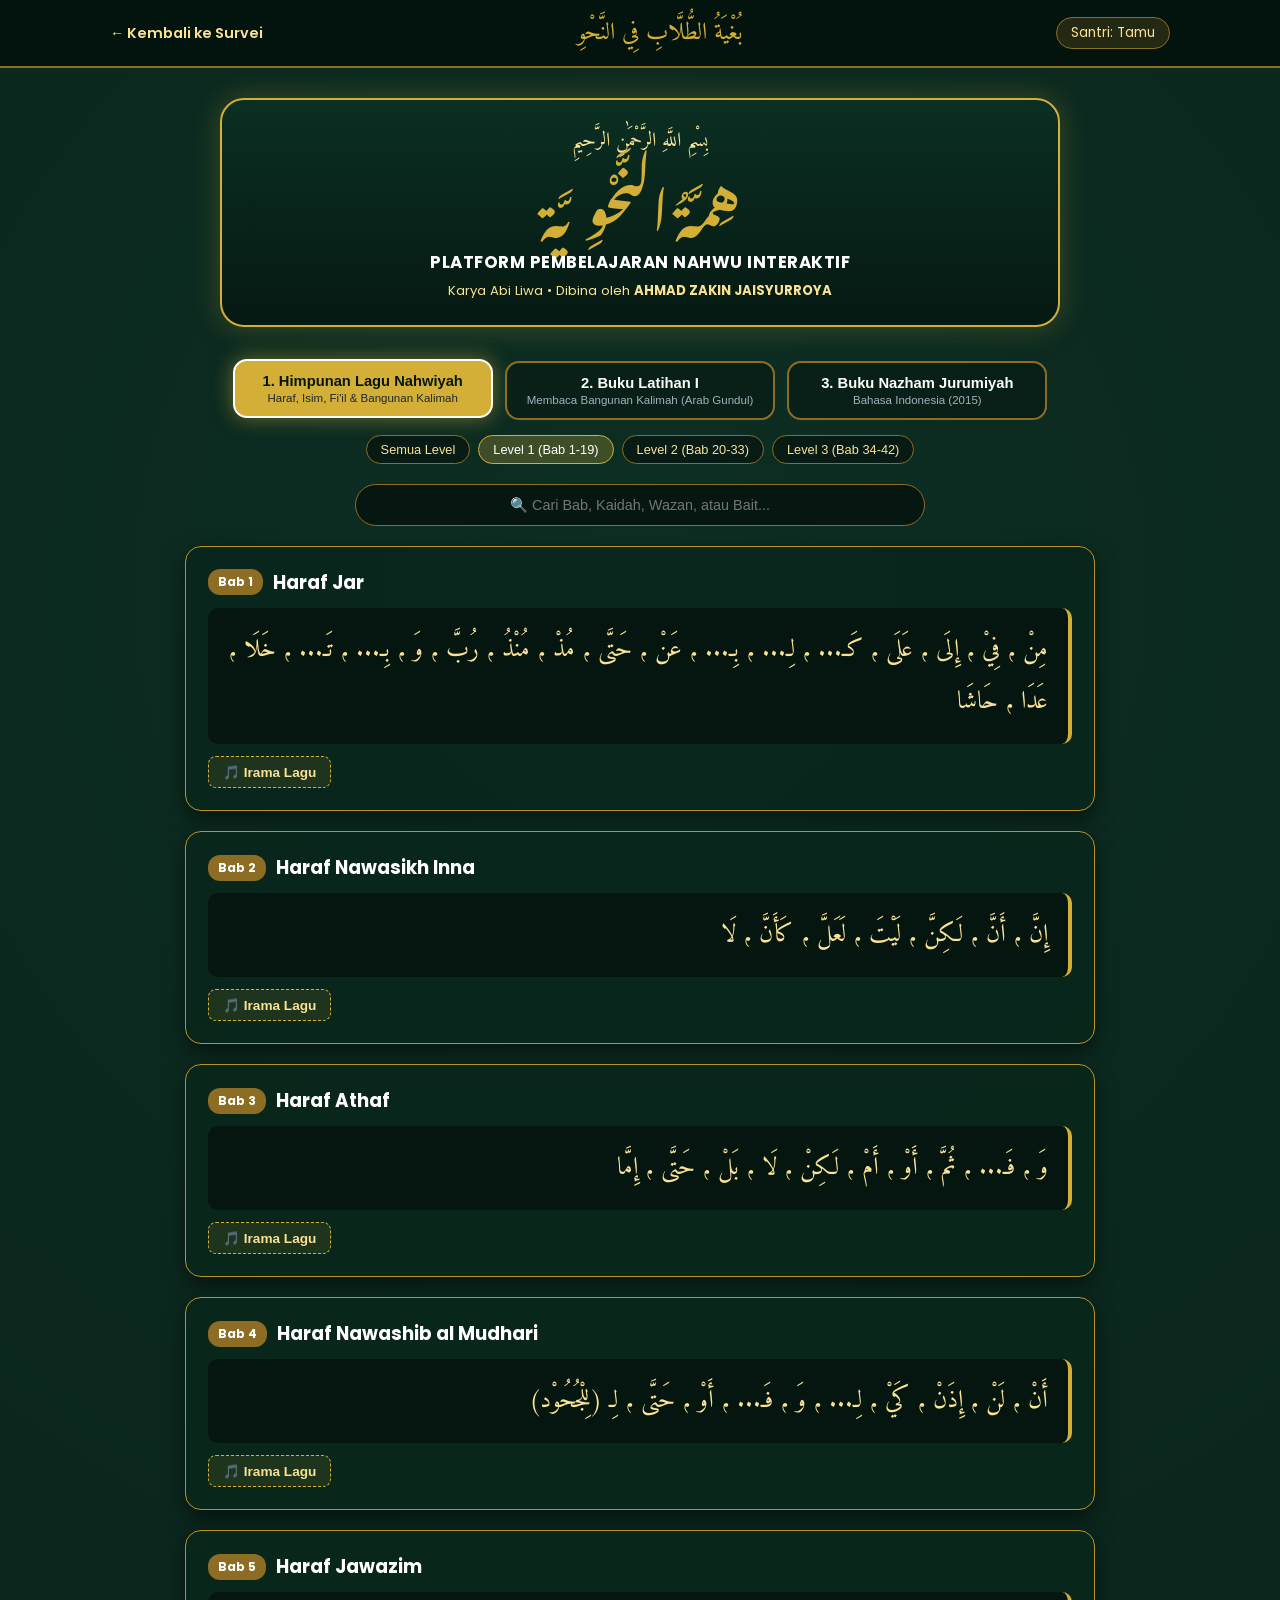
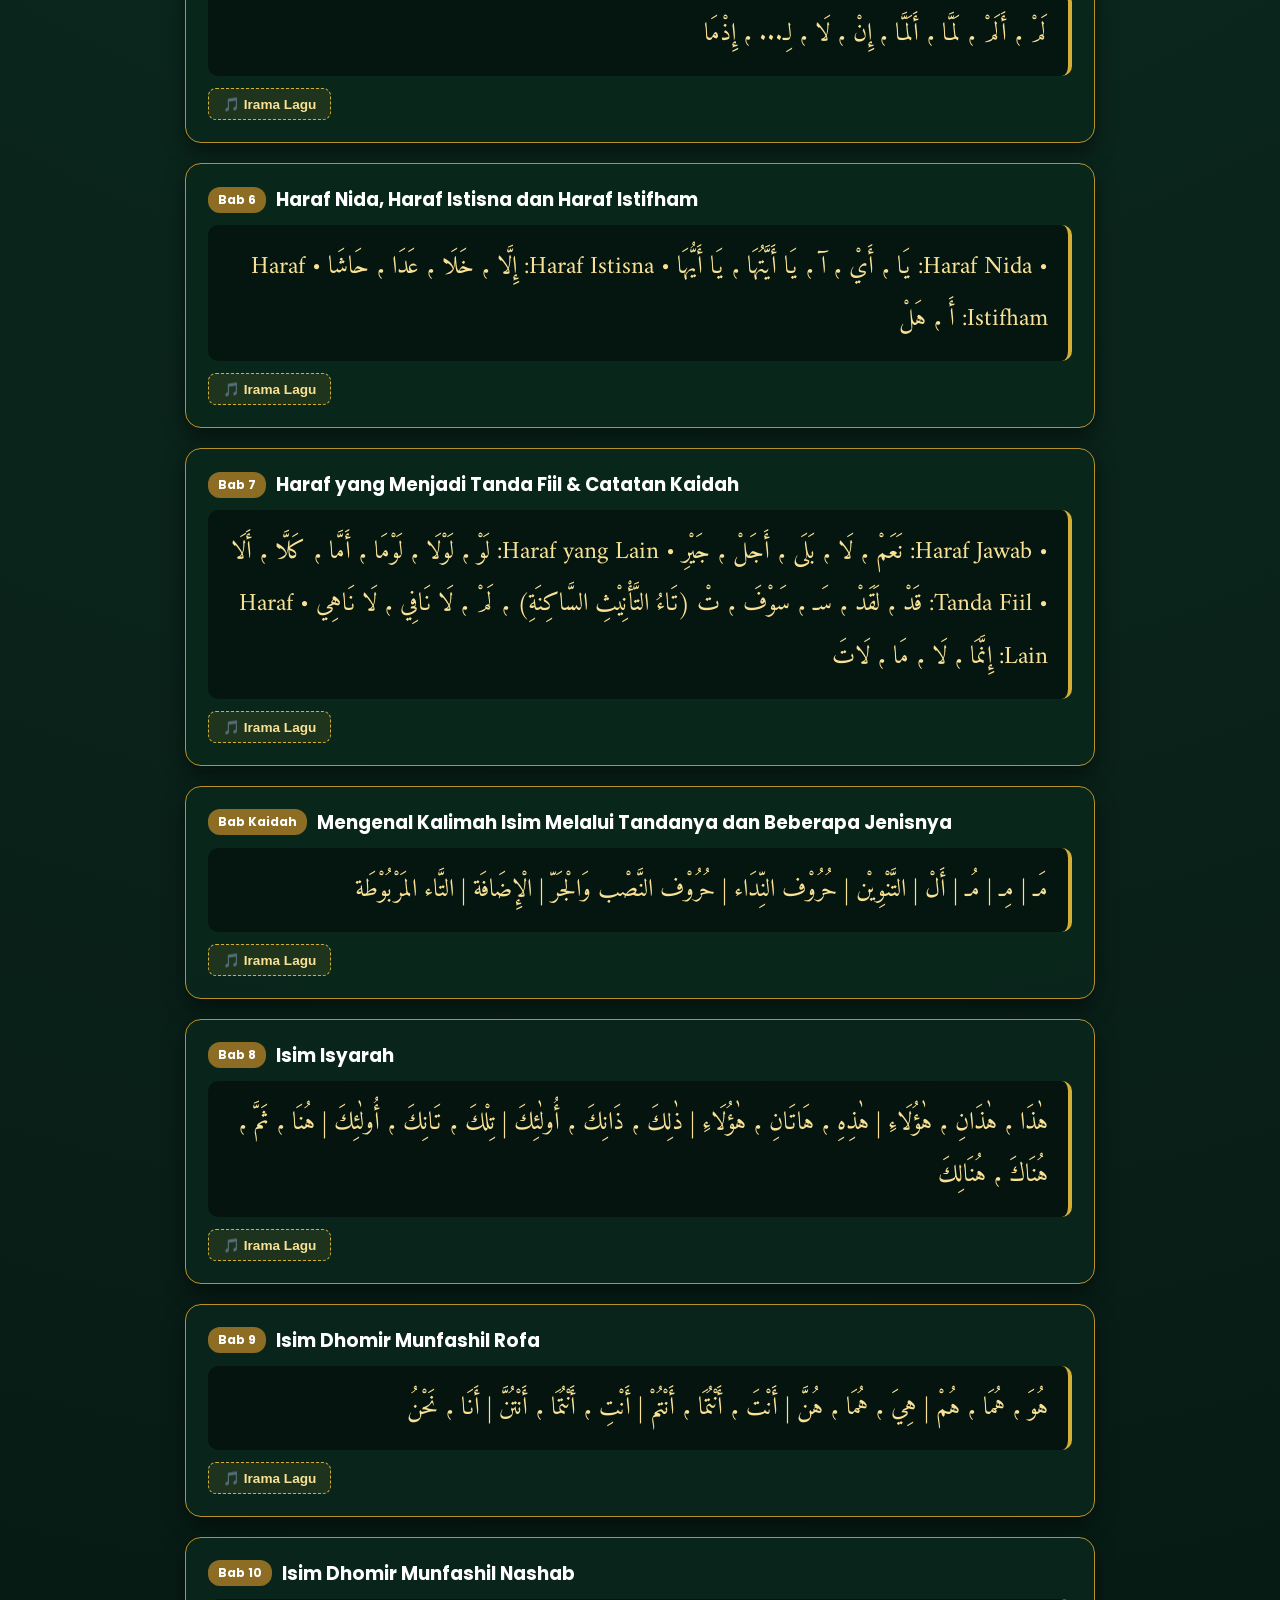
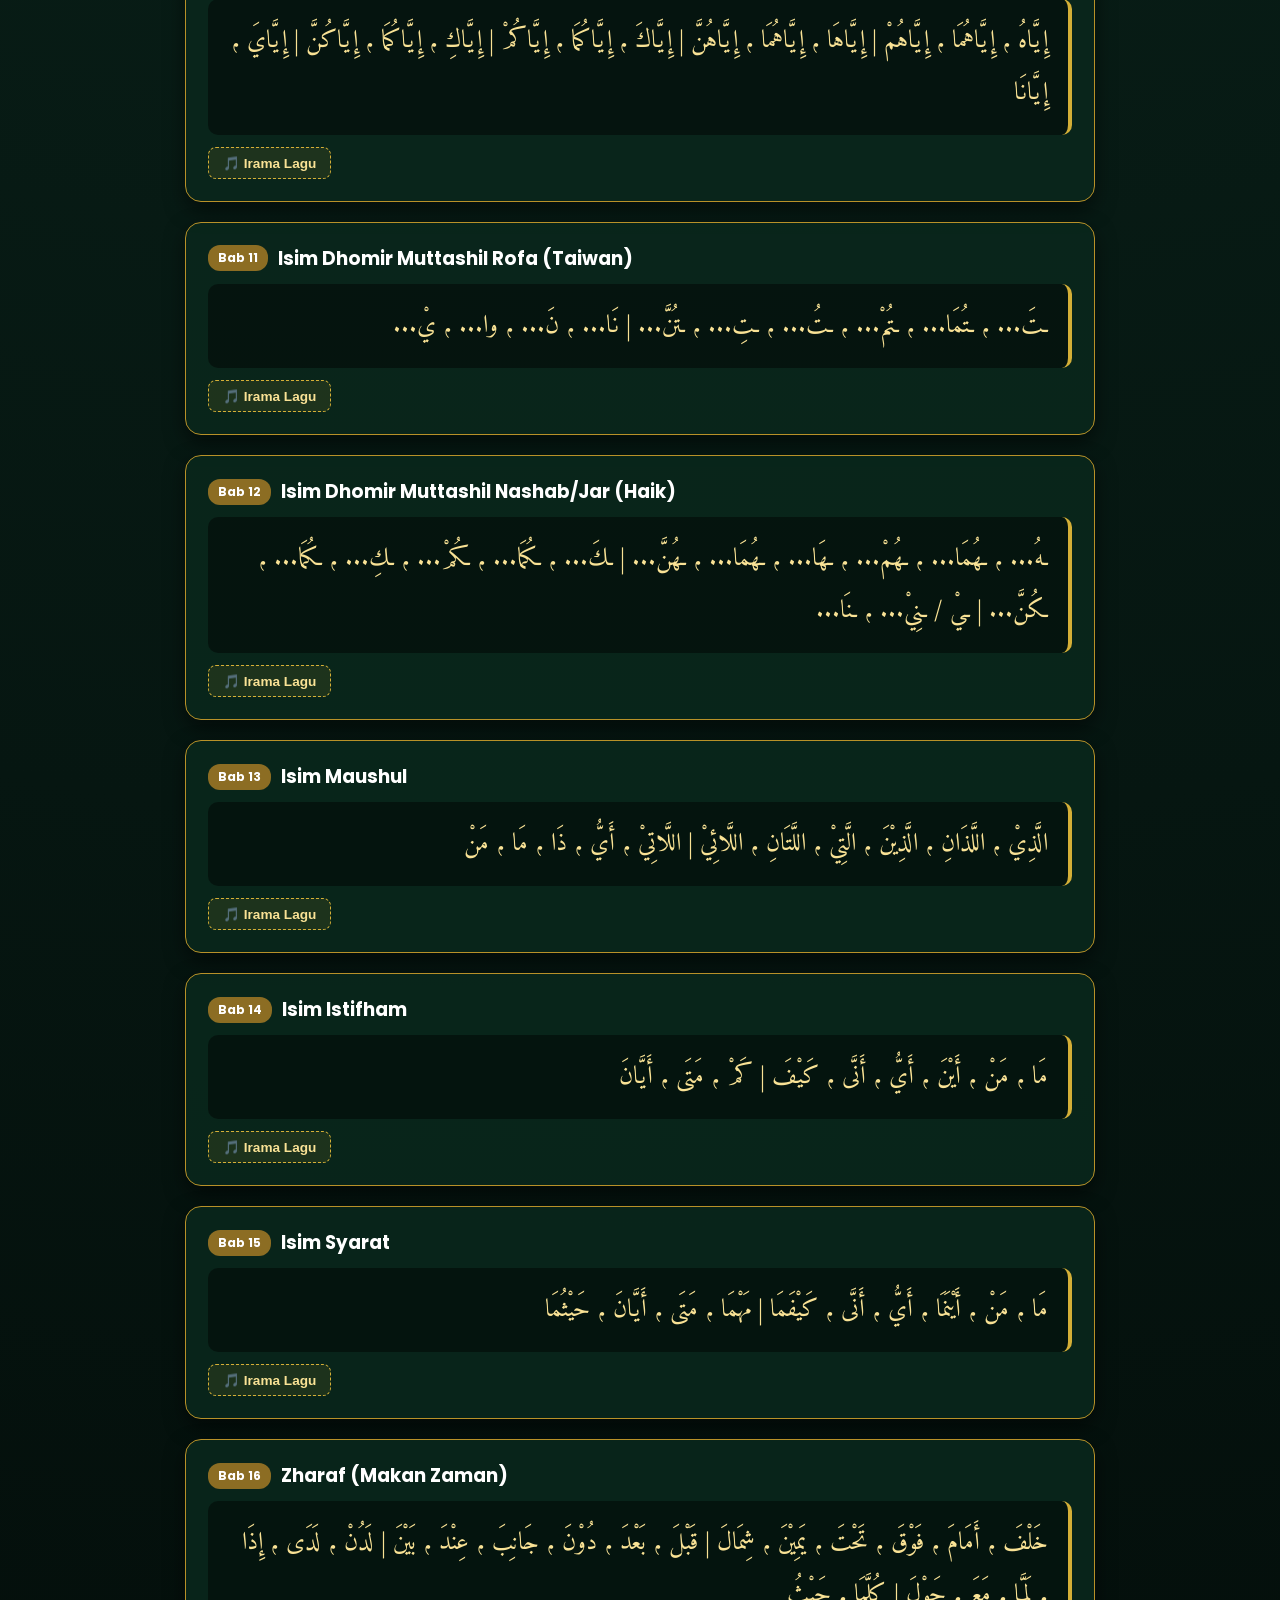
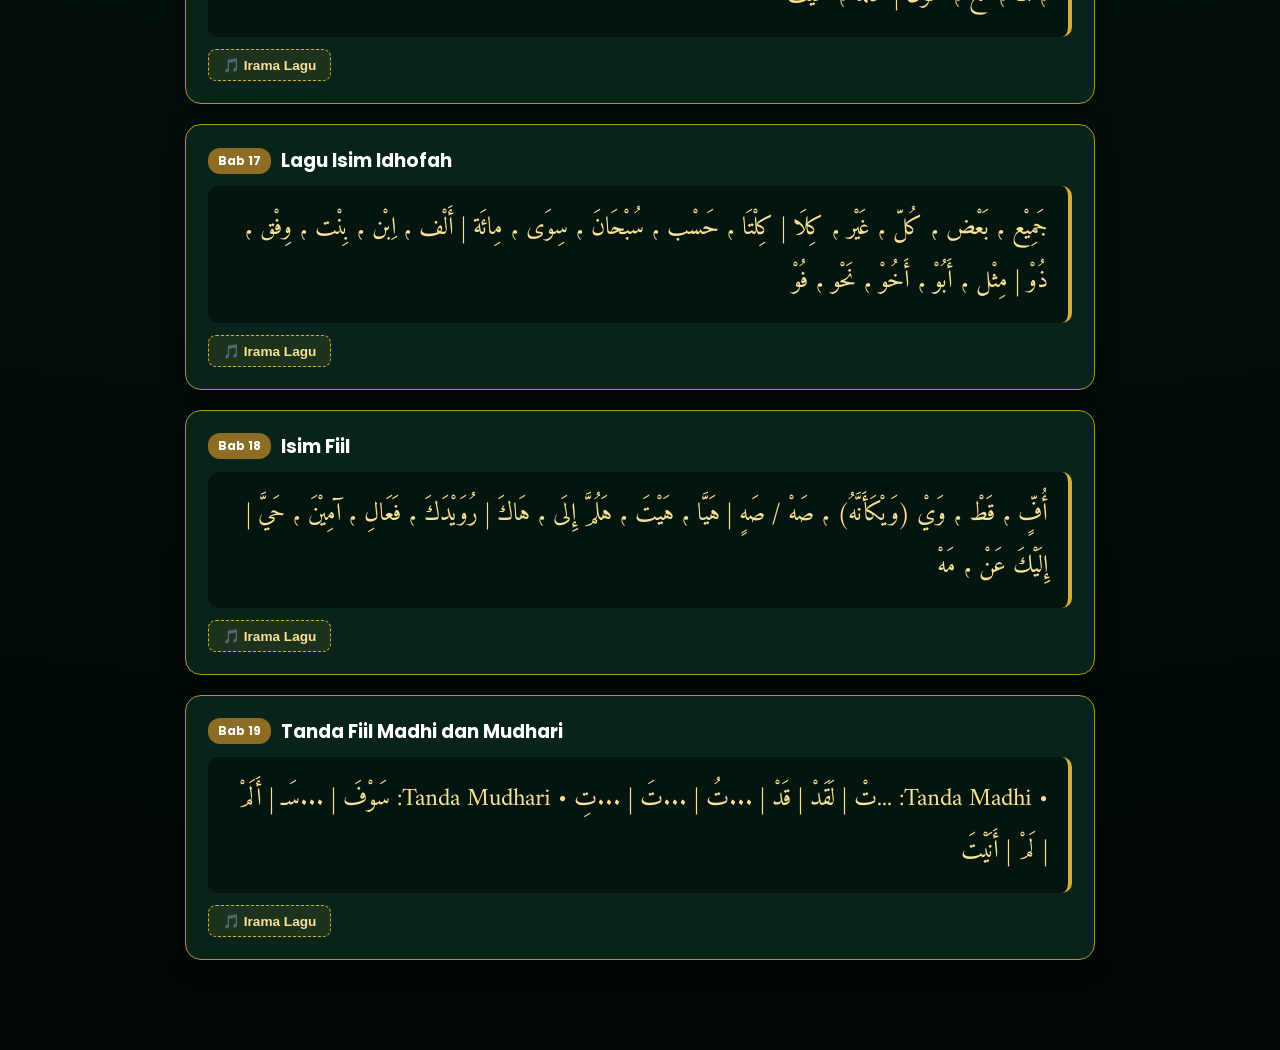
<file: index.html>
<!DOCTYPE html>
<html lang="id">
<head>
  <meta charset="UTF-8">
  <meta name="viewport" content="width=device-width, initial-scale=1.0">
  <title>Buku Lagu Nahwu & Latihan Baca - AHMAD ZAKIN JAISYURROYA</title>
  
  <link rel="preconnect" href="https://fonts.googleapis.com">
  <link rel="preconnect" href="https://fonts.gstatic.com">
  <link href="https://fonts.googleapis.com/css2?family=Amiri:ital,wght@0,400;0,700;1,400&family=Noto+Nastaliq+Urdu:wght@700&family=Philosopher:wght@700&family=Poppins:wght@400;500;600;700&display=swap" rel="stylesheet">

  <style>
    :root {
      --bg-gradient: radial-gradient(circle at 50% 10%, #0d2e23 0%, #061611 65%, #020806 100%);
      --gold-pure: #d4af37;
      --gold-glow: #f9e295;
      --gold-dark: #8c6d23;
      --card-bg: rgba(9, 38, 28, 0.92);
      --card-border: #b89128;
      --cream-light: #f7f1e3;
      --green-accent: #2ecc71;
    }

    * { margin: 0; padding: 0; box-sizing: border-box; }

    body {
      min-height: 100vh;
      background: var(--bg-gradient);
      font-family: 'Poppins', sans-serif;
      color: var(--cream-light);
      padding-bottom: 70px;
    }

    /* Navbar */
    .navbar {
      background: rgba(4, 18, 13, 0.95);
      border-bottom: 2px solid var(--gold-dark);
      position: sticky;
      top: 0;
      z-index: 100;
      backdrop-filter: blur(8px);
    }
    .nav-container {
      max-width: 1100px;
      margin: 0 auto;
      padding: 12px 20px;
      display: flex;
      justify-content: space-between;
      align-items: center;
    }
    .back-link { color: var(--gold-glow); text-decoration: none; font-weight: 600; font-size: 0.9rem; }
    .nav-title { font-family: 'Amiri', serif; font-size: 1.5rem; color: var(--gold-pure); }
    .user-badge { font-size: 0.85rem; background: rgba(212, 175, 55, 0.15); padding: 5px 14px; border-radius: 20px; border: 1px solid var(--gold-dark); color: var(--gold-glow); }

    /* Hero Section */
    .hero-section { text-align: center; padding: 30px 20px 10px; }
    .hero-frame {
      max-width: 840px;
      margin: 0 auto;
      background: linear-gradient(180deg, rgba(11, 48, 35, 0.85) 0%, rgba(5, 24, 17, 0.95) 100%);
      border: 2px solid var(--gold-pure);
      border-radius: 24px;
      padding: 24px 20px;
      box-shadow: 0 0 30px rgba(212, 175, 55, 0.25);
    }
    .bismillah { font-family: 'Amiri', serif; font-size: 1.25rem; color: var(--gold-glow); }
    .hero-farisi { font-family: 'Noto Nastaliq Urdu', serif; font-size: 3.2rem; color: var(--gold-pure); line-height: 1.6; margin: 4px 0; }
    .hero-sub { font-size: 1.05rem; font-weight: 700; color: #fff; letter-spacing: 0.5px; }
    .hero-dedication { font-size: 0.82rem; color: var(--gold-glow); margin-top: 6px; }

    /* 3 TAB UTAMA */
    .tab-wrapper-main {
      display: flex;
      justify-content: center;
      gap: 12px;
      max-width: 1000px;
      margin: 24px auto 15px;
      padding: 0 15px;
      flex-wrap: wrap;
    }
    .main-tab-btn {
      background: rgba(8, 30, 22, 0.85);
      border: 2px solid var(--gold-dark);
      color: #fff;
      padding: 12px 20px;
      border-radius: 14px;
      font-size: 0.92rem;
      font-weight: 700;
      cursor: pointer;
      transition: all 0.25s ease;
      display: flex;
      flex-direction: column;
      align-items: center;
      gap: 3px;
      min-width: 260px;
    }
    .main-tab-btn span.sub { font-size: 0.72rem; font-weight: 400; color: #a4b0be; }
    .main-tab-btn:hover, .main-tab-btn.active {
      background: var(--gold-pure);
      color: #051610;
      border-color: #fff;
      box-shadow: 0 0 20px rgba(212, 175, 55, 0.5);
      transform: translateY(-2px);
    }
    .main-tab-btn.active span.sub { color: #1e272e; font-weight: 500; }

    /* Sub-Filter Khusus Tab 1 (Level 1, 2, 3) */
    .sub-filter-wrapper {
      display: flex;
      justify-content: center;
      gap: 8px;
      margin-bottom: 20px;
      flex-wrap: wrap;
    }
    .sub-filter-btn {
      background: rgba(0, 0, 0, 0.4);
      border: 1px solid var(--gold-dark);
      color: var(--gold-glow);
      padding: 6px 14px;
      border-radius: 20px;
      font-size: 0.8rem;
      cursor: pointer;
      transition: 0.2s;
    }
    .sub-filter-btn.active, .sub-filter-btn:hover {
      background: rgba(212, 175, 55, 0.25);
      border-color: var(--gold-pure);
      color: #fff;
    }

    /* Search Bar */
    .search-wrapper { max-width: 600px; margin: 0 auto 20px; padding: 0 15px; }
    .search-input {
      width: 100%;
      padding: 12px 18px;
      border-radius: 25px;
      background: rgba(0, 0, 0, 0.5);
      border: 1.5px solid var(--gold-dark);
      color: #fff;
      font-size: 0.9rem;
      outline: none;
      text-align: center;
    }
    .search-input:focus {
      border-color: var(--gold-pure);
      box-shadow: 0 0 12px rgba(212, 175, 55, 0.4);
    }

    /* Content Area */
    .content-container { max-width: 940px; margin: 0 auto; padding: 0 15px; }
    .module-card {
      background: var(--card-bg);
      border: 1.5px solid var(--card-border);
      border-radius: 16px;
      padding: 22px;
      margin-bottom: 20px;
      box-shadow: 0 8px 20px rgba(0,0,0,0.5);
      animation: fadeIn 0.3s ease-out;
    }
    @keyframes fadeIn { from { opacity: 0; transform: translateY(6px); } to { opacity: 1; transform: translateY(0); } }

    .card-header { display: flex; align-items: center; gap: 10px; margin-bottom: 12px; }
    .card-header .badge { background: var(--gold-dark); color: #fff; font-size: 0.75rem; padding: 4px 10px; border-radius: 12px; font-weight: bold; }
    .card-header h3 { font-size: 1.15rem; color: #fff; }

    .arabic-box {
      font-family: 'Amiri', serif;
      font-size: 1.55rem;
      line-height: 2.1;
      color: var(--gold-glow);
      direction: rtl;
      background: rgba(0, 0, 0, 0.45);
      padding: 16px 20px;
      border-radius: 10px;
      border-right: 4px solid var(--gold-pure);
      margin-bottom: 12px;
    }

    .melody-toggle {
      background: rgba(212, 175, 55, 0.1);
      border: 1px dashed var(--gold-pure);
      color: var(--gold-glow);
      padding: 7px 14px;
      border-radius: 8px;
      cursor: pointer;
      font-size: 0.85rem;
      font-weight: 600;
    }
    .melody-toggle:hover { background: var(--gold-pure); color: #051610; }
    .melody-box { display: none; margin-top: 12px; background: rgba(0, 0, 0, 0.45); padding: 14px 16px; border-radius: 10px; border-left: 3px solid var(--gold-glow); }
    .nada-tag { font-size: 0.8rem; color: var(--green-accent); font-weight: bold; margin-bottom: 6px; }
    .lyrics { font-style: italic; line-height: 1.7; color: #f1f2f6; font-size: 0.95rem; white-space: pre-line; }

    .empty-state { text-align: center; padding: 40px 20px; color: #a4b0be; }

    @media(max-width: 768px) {
      .main-tab-btn { min-width: 100%; }
      .hero-farisi { font-size: 2.2rem; }
      .arabic-box { font-size: 1.35rem; }
    }
  </style>
</head>
<body>

  <header class="navbar">
    <div class="nav-container">
      <a href="index.html" class="back-link">← Kembali ke Survei</a>
      <div class="nav-title">بُغْيَةُ الطُّلَّابِ فِي النَّحْوِ</div>
      <div class="user-badge">Santri: <span id="userNamaDisplay">Tamu</span></div>
    </div>
  </header>

  <section class="hero-section">
    <div class="hero-frame">
      <span class="bismillah">بِسْمِ اللَّهِ الرَّحْمَٰنِ الرَّحِيمِ</span>
      <h1 class="hero-farisi" dir="rtl" lang="ar">هِمَّةُ النَّحْوِيَّة</h1>
      <p class="hero-sub">PLATFORM PEMBELAJARAN NAHWU INTERAKTIF</p>
      <p class="hero-dedication">Karya Abi Liwa • Dibina oleh <strong>AHMAD ZAKIN JAISYURROYA</strong></p>
    </div>
  </section>

  <!-- 3 TAB UTAMA SESUAI BUKU ASLI -->
  <div class="tab-wrapper-main">
    <button id="tab-lagu" class="main-tab-btn" onclick="selectMainTab('lagu')">
      <span>1. Himpunan Lagu Nahwiyah</span>
      <span class="sub">Haraf, Isim, Fi'il & Bangunan Kalimah</span>
    </button>
    <button id="tab-latihan" class="main-tab-btn" onclick="selectMainTab('latihan')">
      <span>2. Buku Latihan I</span>
      <span class="sub">Membaca Bangunan Kalimah (Arab Gundul)</span>
    </button>
    <button id="tab-nazham" class="main-tab-btn" onclick="selectMainTab('nazham')">
      <span>3. Buku Nazham Jurumiyah</span>
      <span class="sub">Bahasa Indonesia (2015)</span>
    </button>
  </div>

  <!-- Sub-Filter Khusus Bagian I (Level 1, 2, 3) -->
  <div id="subFilterArea" class="sub-filter-wrapper">
    <button id="sub-lvl-all" class="sub-filter-btn active" onclick="setSubLevel('all')">Semua Level</button>
    <button id="sub-lvl-1" class="sub-filter-btn" onclick="setSubLevel(1)">Level 1 (Bab 1-19)</button>
    <button id="sub-lvl-2" class="sub-filter-btn" onclick="setSubLevel(2)">Level 2 (Bab 20-33)</button>
    <button id="sub-lvl-3" class="sub-filter-btn" onclick="setSubLevel(3)">Level 3 (Bab 34-42)</button>
  </div>

  <!-- Kolom Pencarian Cepat -->
  <div class="search-wrapper">
    <input type="text" id="searchInput" class="search-input" placeholder="🔍 Cari Bab, Kaidah, Wazan, atau Bait..." oninput="handleSearch()">
  </div>

  <!-- Kontainer Materi yang Dirender Dinamis -->
  <main id="mainContainer" class="content-container"></main>

  <script src="data.js"></script>

  <script>
    let currentMainTab = 'lagu';
    let currentLaguLevel = 'all';

    function selectMainTab(tab) {
      currentMainTab = tab;
      
      // Update styling tombol tab utama
      document.querySelectorAll('.main-tab-btn').forEach(btn => btn.classList.remove('active'));
      const activeBtn = document.getElementById('tab-' + tab);
      if (activeBtn) activeBtn.classList.add('active');

      // Tampilkan/sembunyikan sub-filter level khusus tab lagu
      const subArea = document.getElementById('subFilterArea');
      if (subArea) {
        subArea.style.display = tab === 'lagu' ? 'flex' : 'none';
      }

      document.getElementById('searchInput').value = '';
      renderContent();
    }

    function setSubLevel(lvl) {
      currentLaguLevel = lvl;
      document.querySelectorAll('.sub-filter-btn').forEach(b => b.classList.remove('active'));
      const activeBtn = document.getElementById('sub-lvl-' + lvl);
      if (activeBtn) activeBtn.classList.add('active');

      renderContent();
    }

    function renderContent(filterQuery = '') {
      const container = document.getElementById('mainContainer');
      container.innerHTML = '';
      const query = filterQuery.toLowerCase().trim();

      // 1. BAGIAN I: HIMPUNAN LAGU NAHWIYAH
      if (currentMainTab === 'lagu') {
        const filtered = dataLagu.filter(item => {
          const matchLevel = currentLaguLevel === 'all' || item.level === currentLaguLevel;
          const matchSearch = query === '' || 
            item.judul.toLowerCase().includes(query) || 
            item.arab.includes(query) || 
            item.lirik.toLowerCase().includes(query);
          return matchLevel && matchSearch;
        });

        if (filtered.length === 0) {
          container.innerHTML = `<div class="empty-state">Materi Lagu Nahwiyah tidak ditemukan.</div>`;
          return;
        }

        filtered.forEach(item => {
          const card = document.createElement('article');
          card.className = 'module-card';
          card.innerHTML = `
            <div class="card-header"><span class="badge">Bab ${item.bab}</span> <h3>${item.judul}</h3></div>
            <div class="arabic-box">${item.arab}</div>
            <button class="melody-toggle" onclick="toggleMelody(this)">🎵 Irama Lagu</button>
            <div class="melody-box">
              <p class="nada-tag">Irama: ${item.irama}</p>
              <div class="lyrics">${item.lirik}</div>
            </div>
          `;
          container.appendChild(card);
        });
      }

      // 2. BAGIAN II: BUKU LATIHAN I (MEMBACA BANGUNAN KALIMAH)
      else if (currentMainTab === 'latihan') {
        const filtered = dataLatihan.filter(item => {
          return query === '' || item.kategori.toLowerCase().includes(query) || item.wazan.includes(query) || item.contoh.includes(query);
        });

        if (filtered.length === 0) {
          container.innerHTML = `<div class="empty-state">Wazan latihan tidak ditemukan.</div>`;
          return;
        }

        filtered.forEach(item => {
          const card = document.createElement('article');
          card.className = 'module-card';
          card.innerHTML = `
            <div class="card-header"><span class="badge">Wazan</span> <h3>${item.kategori}</h3></div>
            <p style="font-size:0.85rem; color:#f9e295; margin-bottom:8px;">Pola: <strong>${item.wazan}</strong></p>
            <div class="arabic-box">${item.contoh}</div>
          `;
          container.appendChild(card);
        });
      }

      // 3. BAGIAN III: BUKU NAZHAM JURUMIYAH BAHASA INDONESIA
      else if (currentMainTab === 'nazham') {
        const filtered = dataNazham.filter(item => {
          return query === '' || item.bab.toLowerCase().includes(query) || item.syair.toLowerCase().includes(query);
        });

        if (filtered.length === 0) {
          container.innerHTML = `<div class="empty-state">Bait nazham tidak ditemukan.</div>`;
          return;
        }

        filtered.forEach(item => {
          const card = document.createElement('article');
          card.className = 'module-card';
          card.innerHTML = `
            <div class="card-header"><span class="badge">${item.bait}</span> <h3>${item.bab}</h3></div>
            <div class="melody-box" style="display:block; border-left: 3px solid var(--gold-pure);">
              <div class="lyrics">${item.syair}</div>
            </div>
          `;
          container.appendChild(card);
        });
      }
    }

    function toggleMelody(btn) {
      const box = btn.nextElementSibling;
      if (!box) return;
      if (box.style.display === 'block') {
        box.style.display = 'none';
        btn.innerText = '🎵 Irama Lagu';
      } else {
        box.style.display = 'block';
        btn.innerText = '🔼 Sembunyikan Irama';
      }
    }

    function handleSearch() {
      const q = document.getElementById('searchInput').value;
      renderContent(q);
    }

    window.addEventListener('DOMContentLoaded', () => {
      const nama = localStorage.getItem('namaSantri');
      if (nama) {
        document.getElementById('userNamaDisplay').innerText = nama;
      }

      // Deteksi pilihan rute awal
      let initialTarget = window.location.hash ? window.location.hash.replace('#', '') : localStorage.getItem('targetTabAwal');
      
      if (initialTarget === 'latihan') {
        selectMainTab('latihan');
      } else if (initialTarget === 'nazham') {
        selectMainTab('nazham');
      } else if (initialTarget === 'lvl2') {
        selectMainTab('lagu');
        setSubLevel(2);
      } else if (initialTarget === 'lvl3') {
        selectMainTab('lagu');
        setSubLevel(3);
      } else {
        selectMainTab('lagu');
        setSubLevel(1);
      }
    });
  </script>
</body>
</html>
</file>
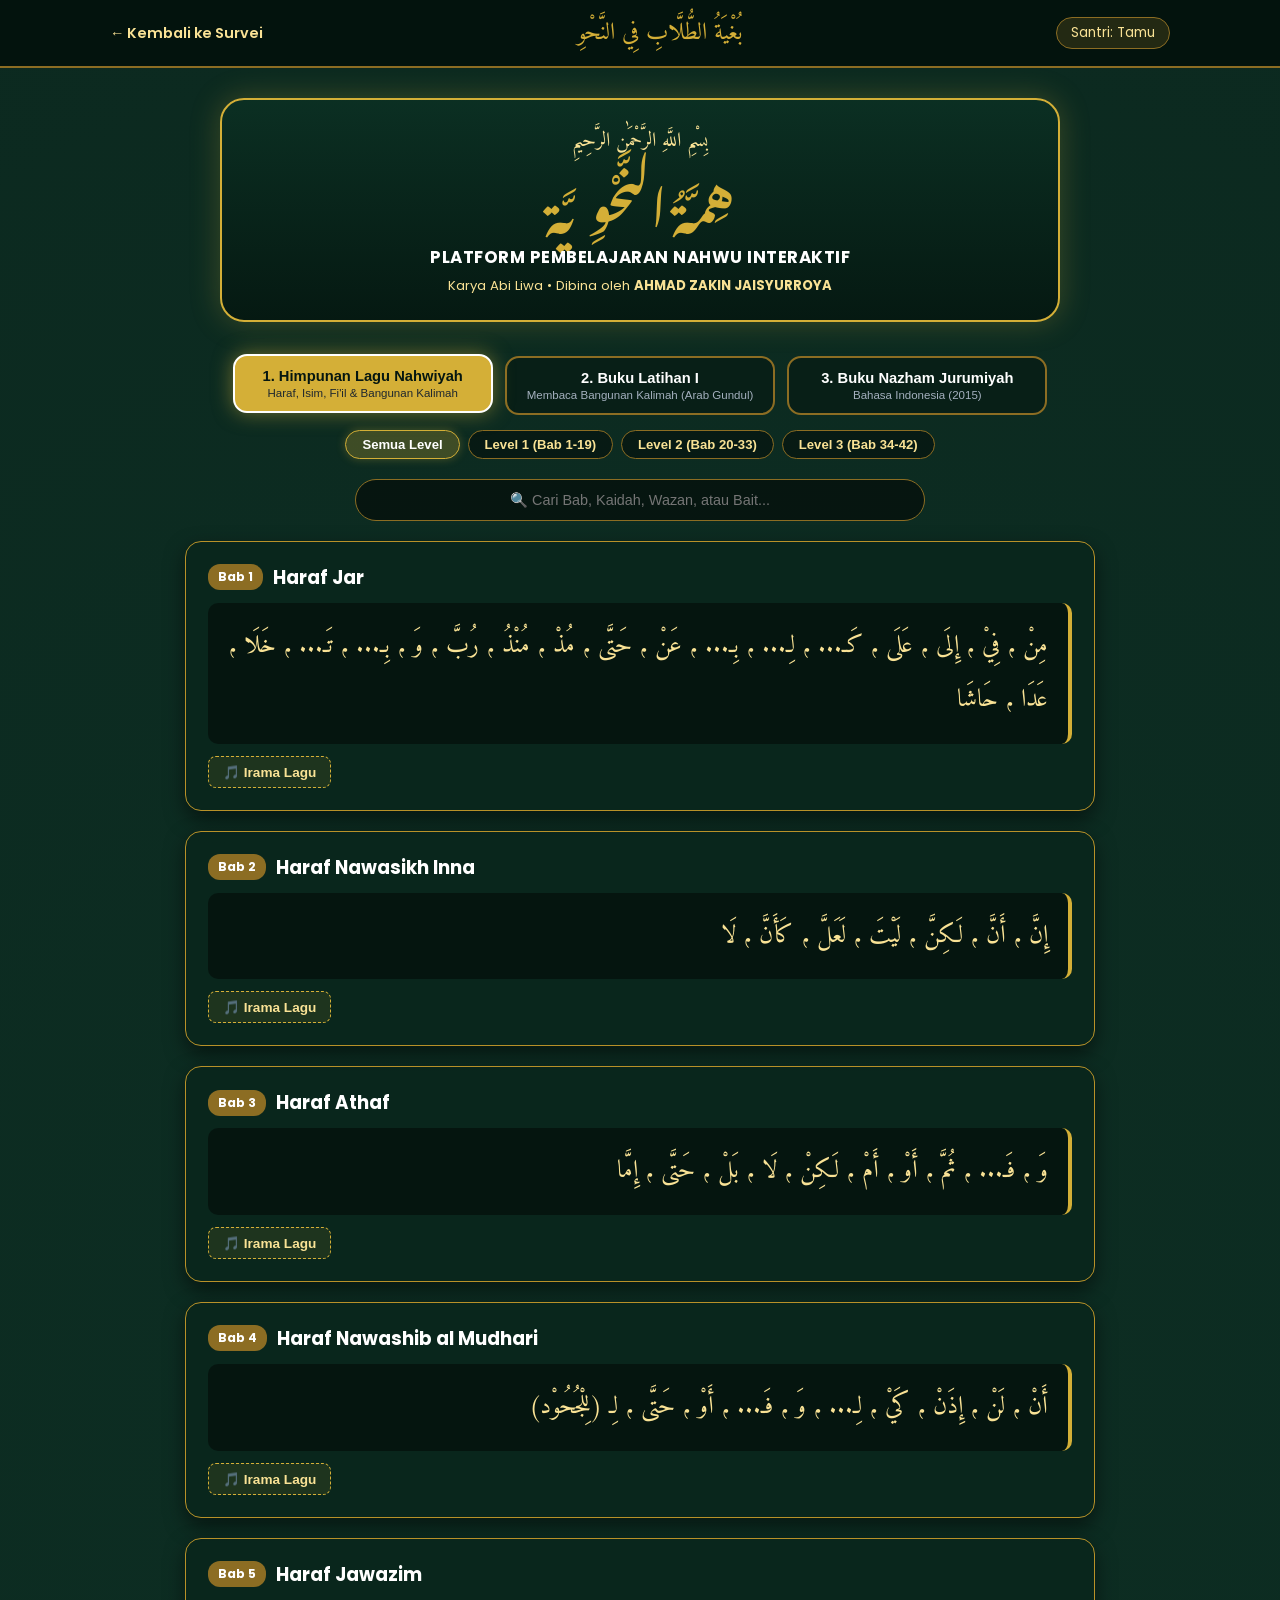
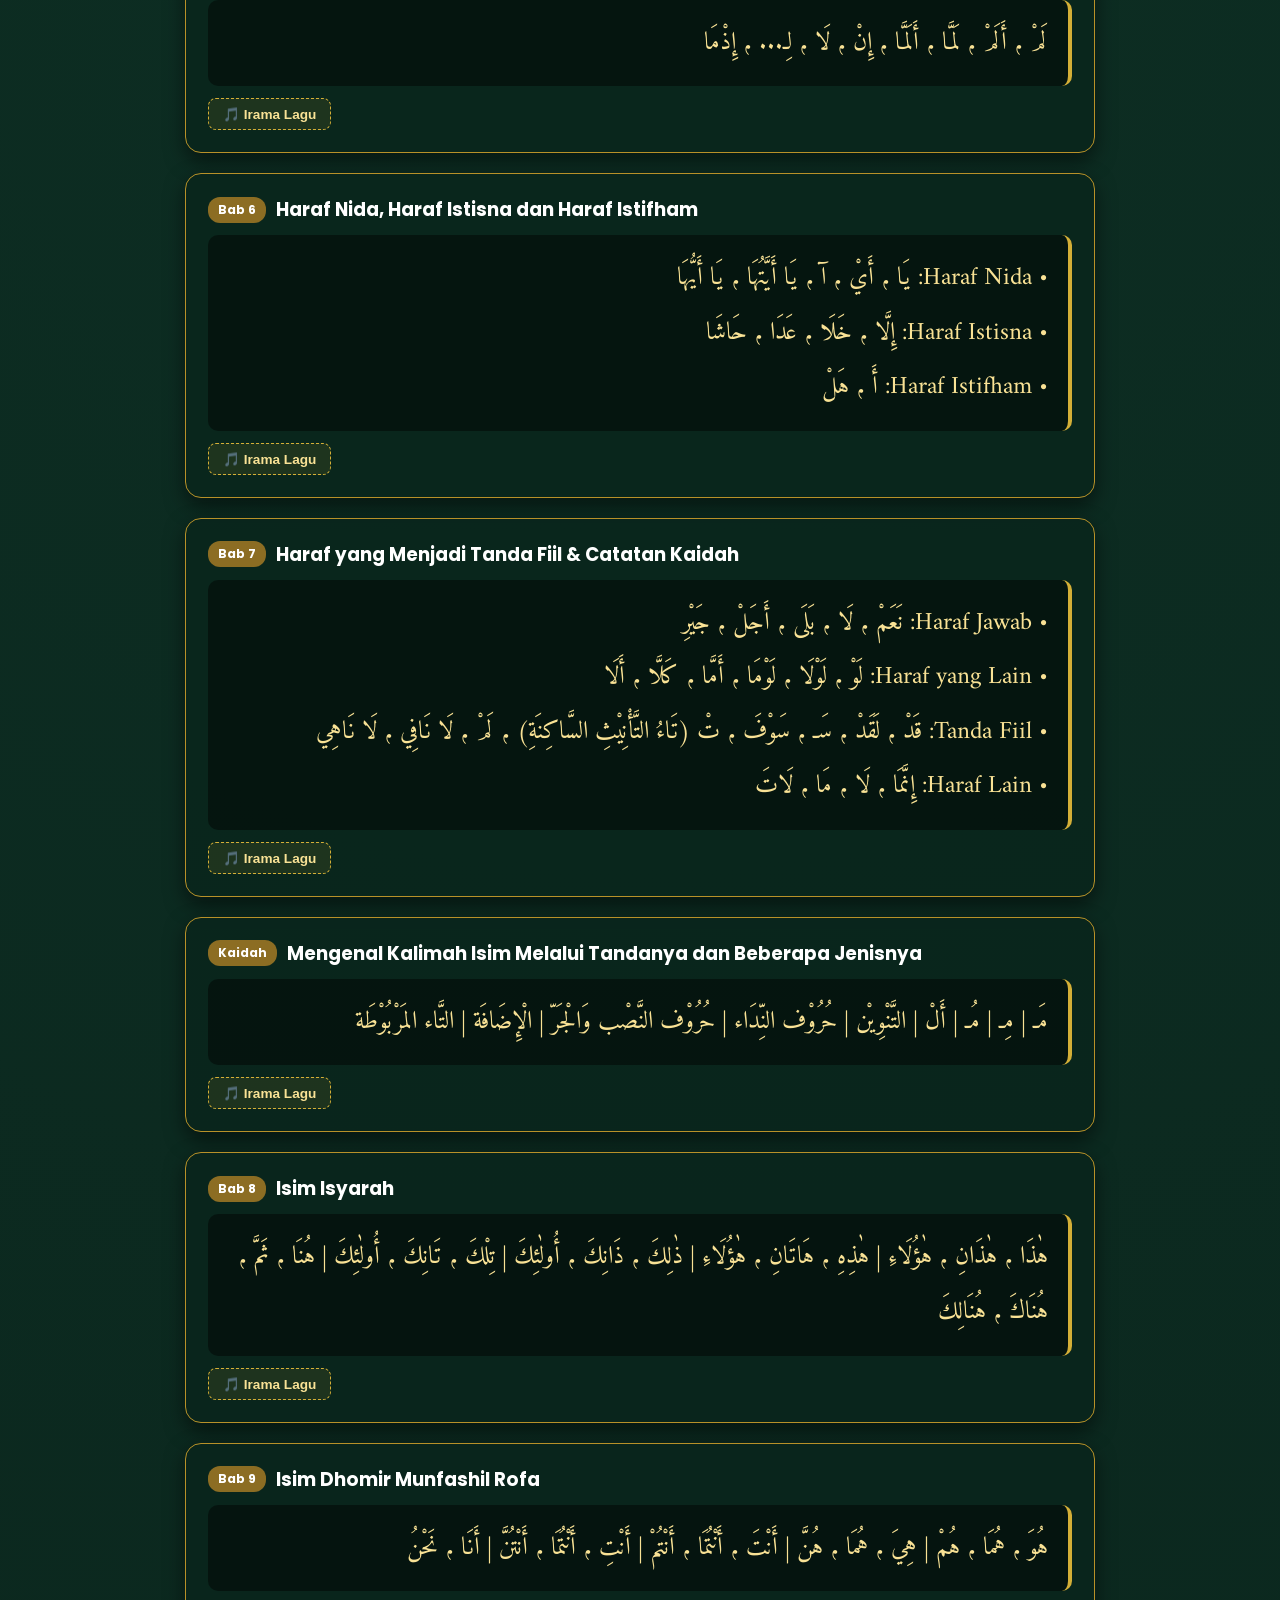
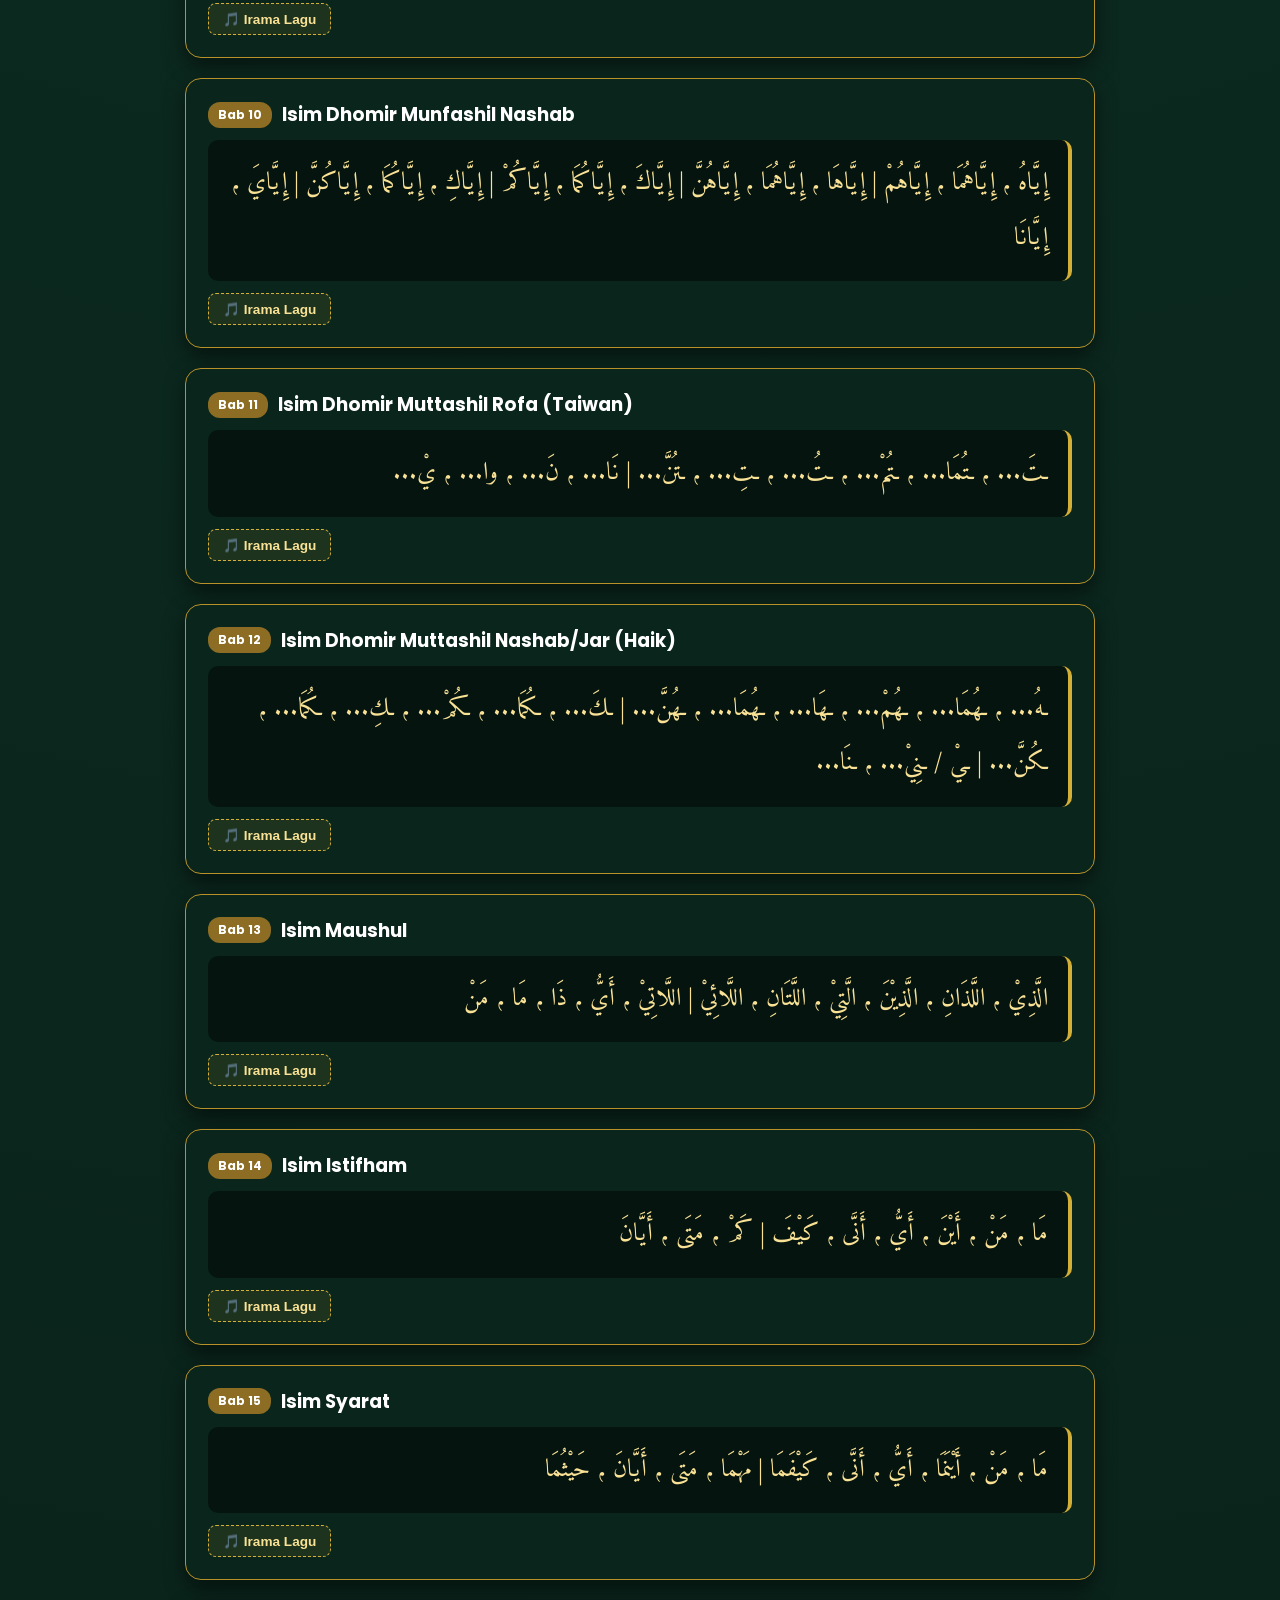
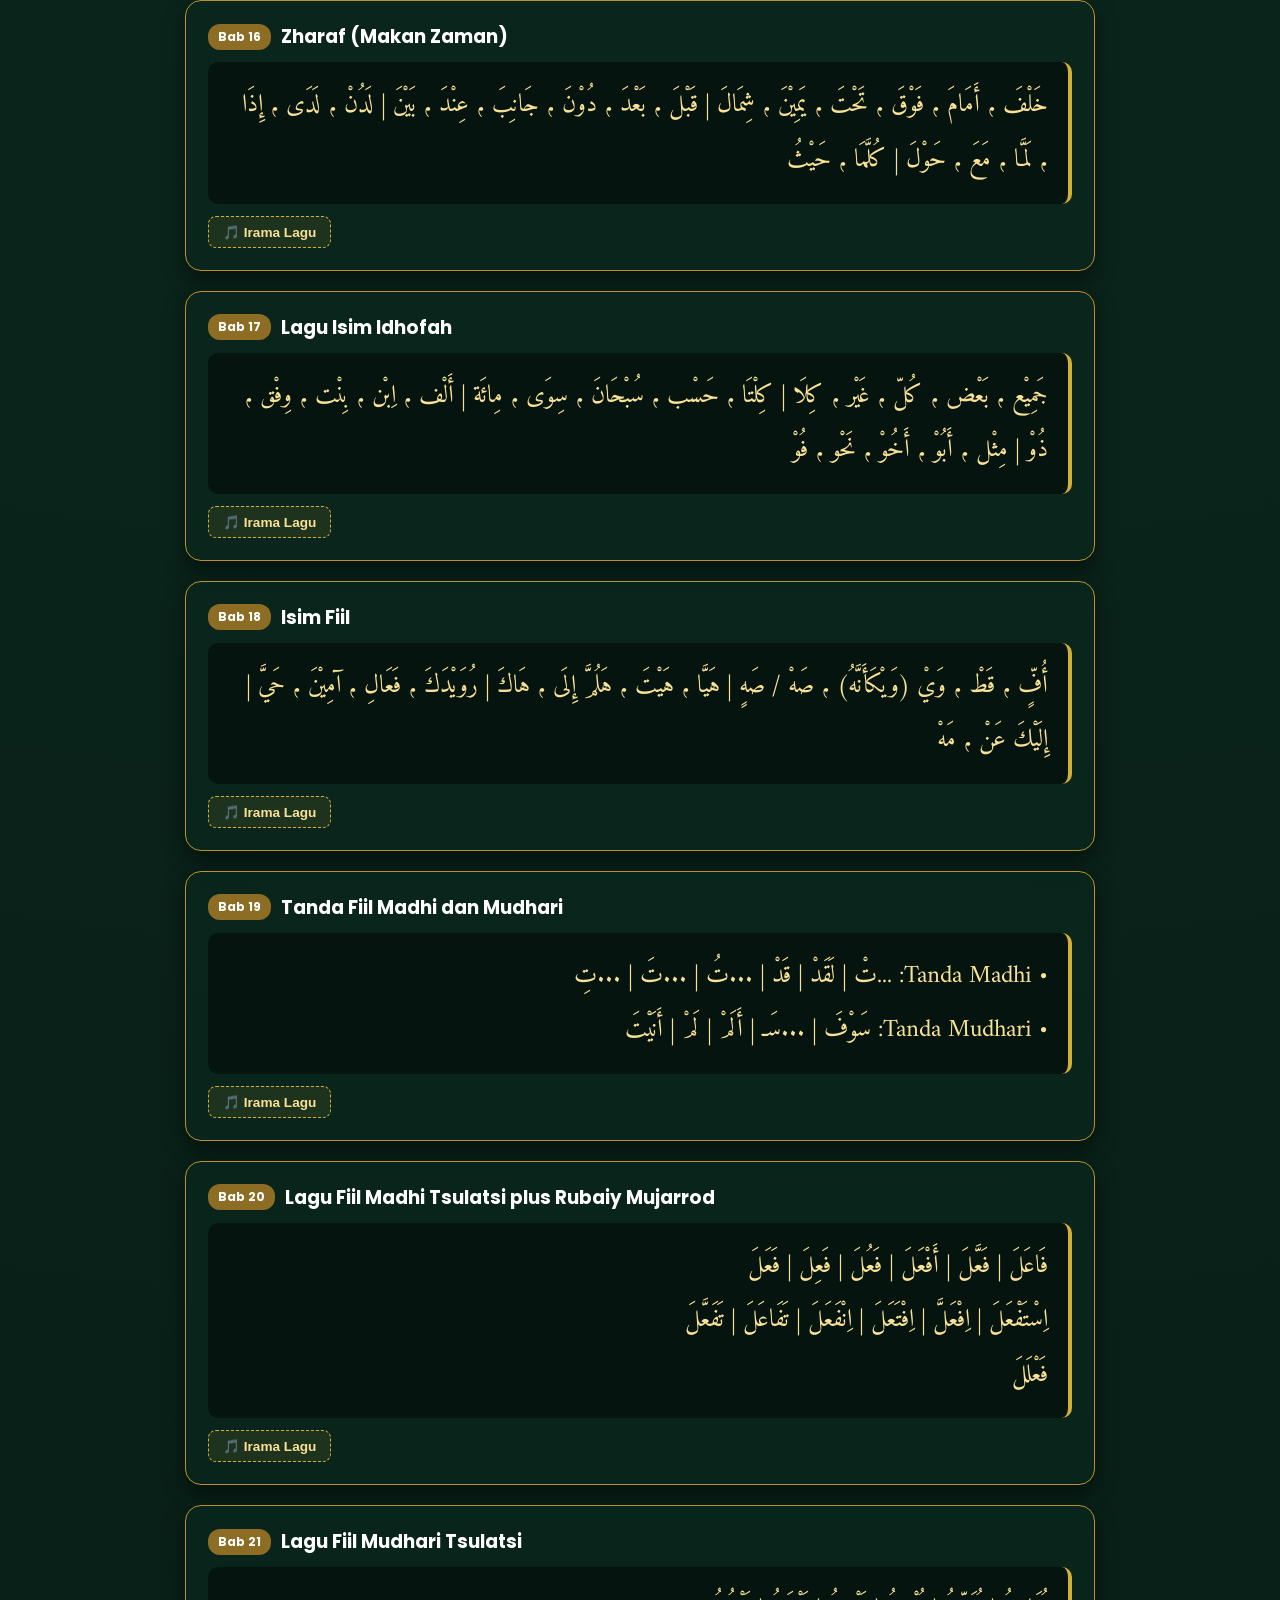
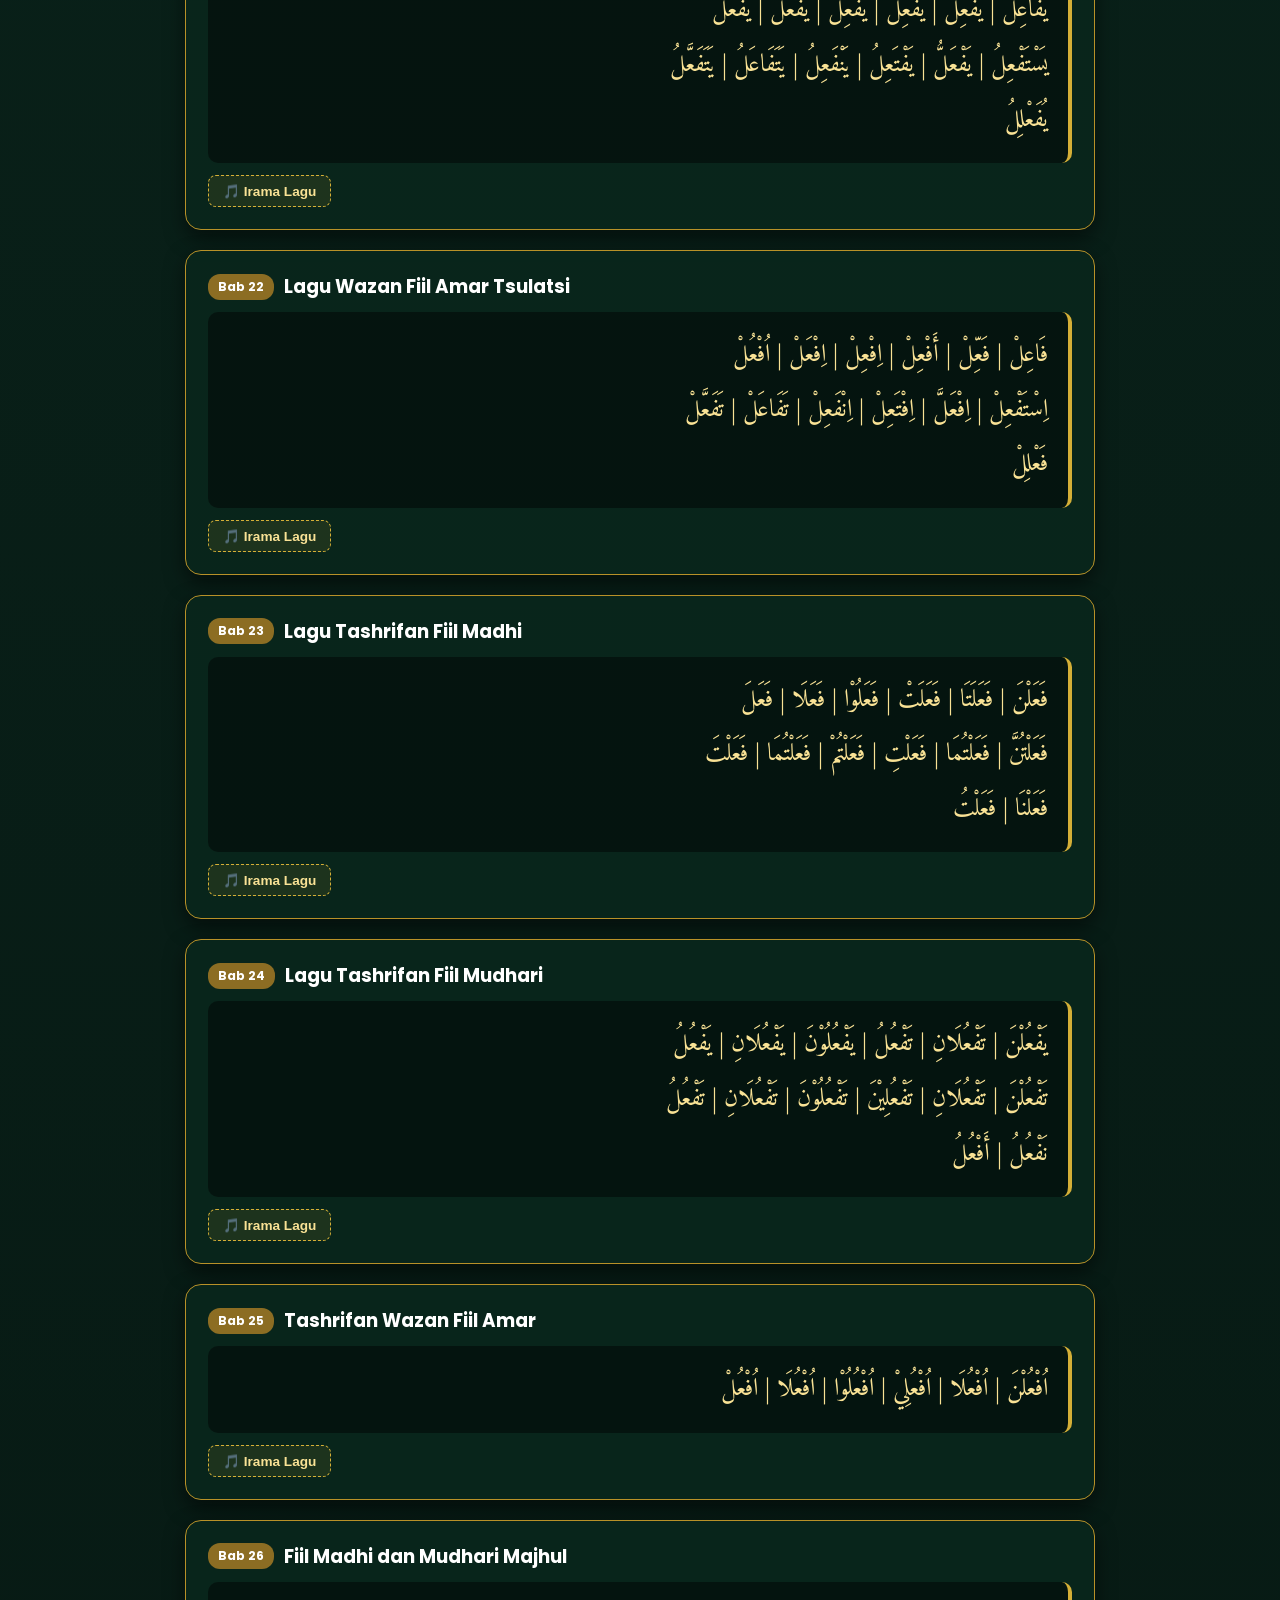
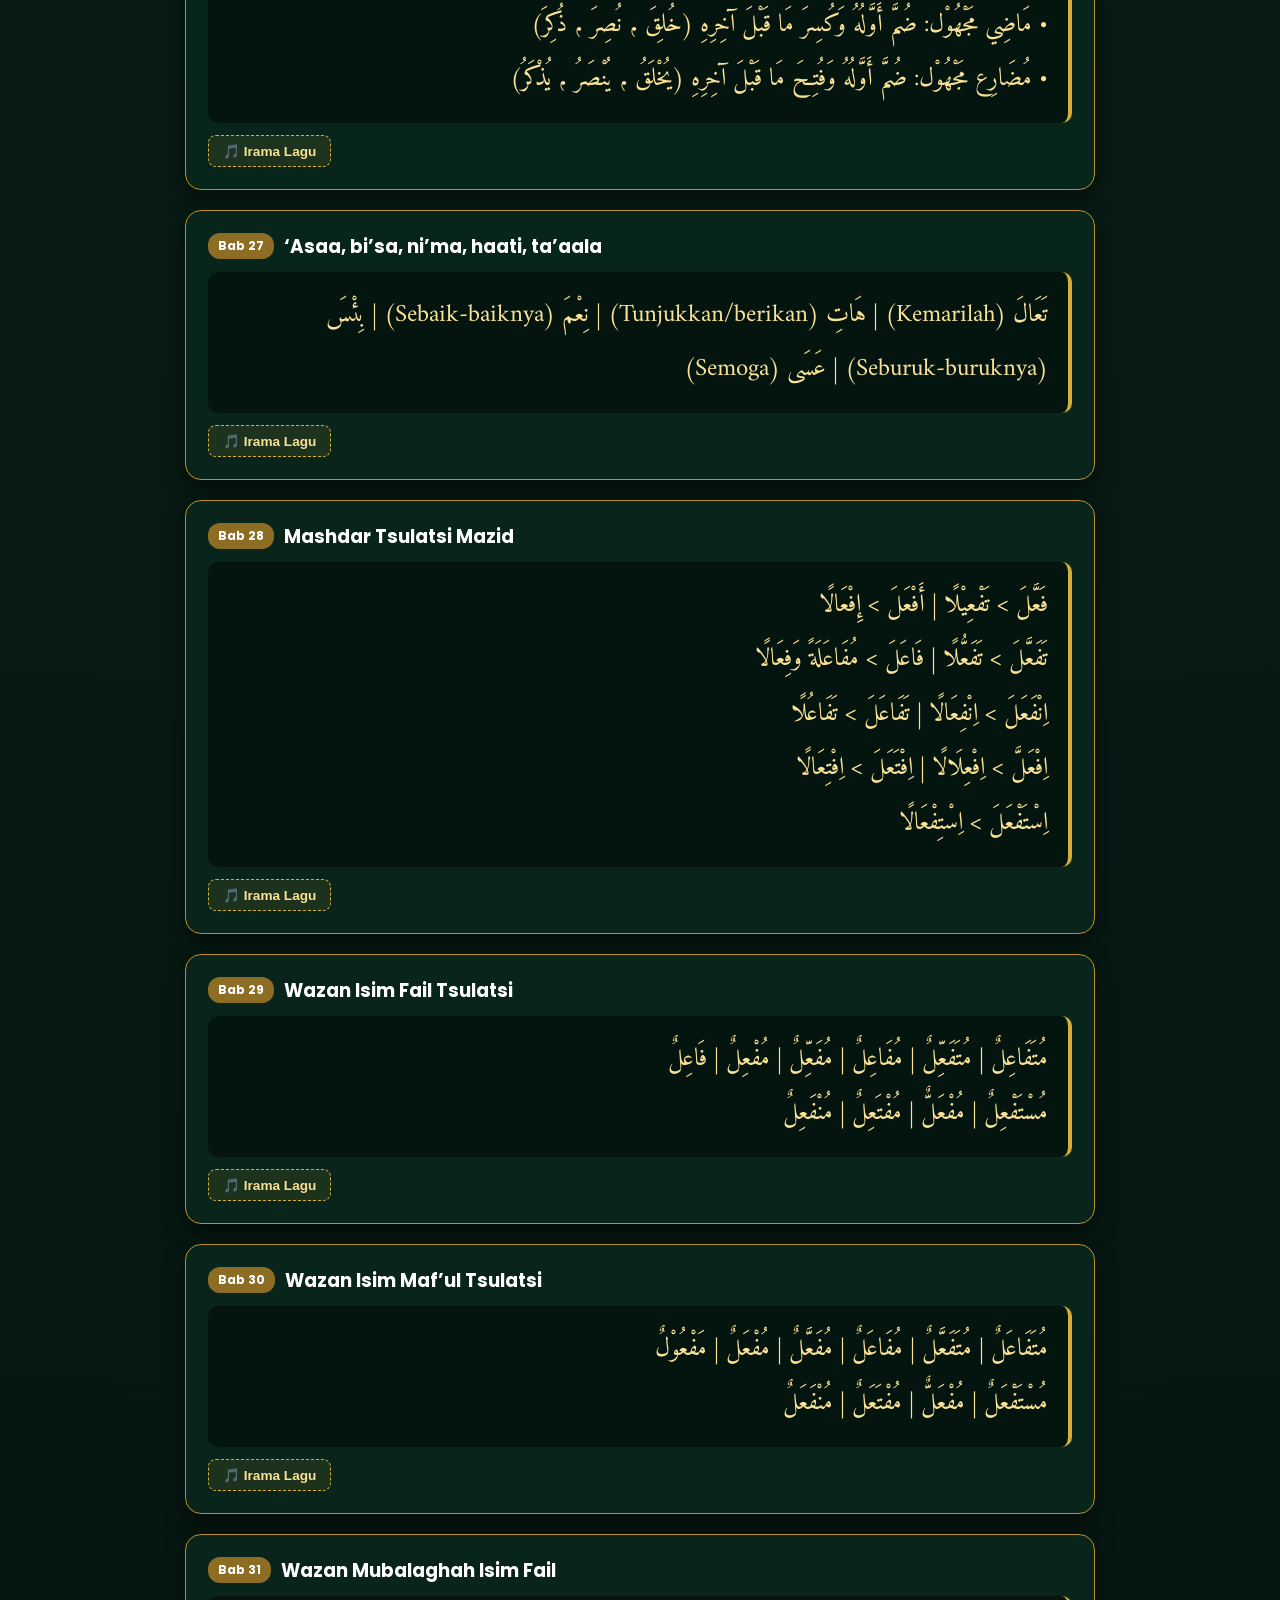
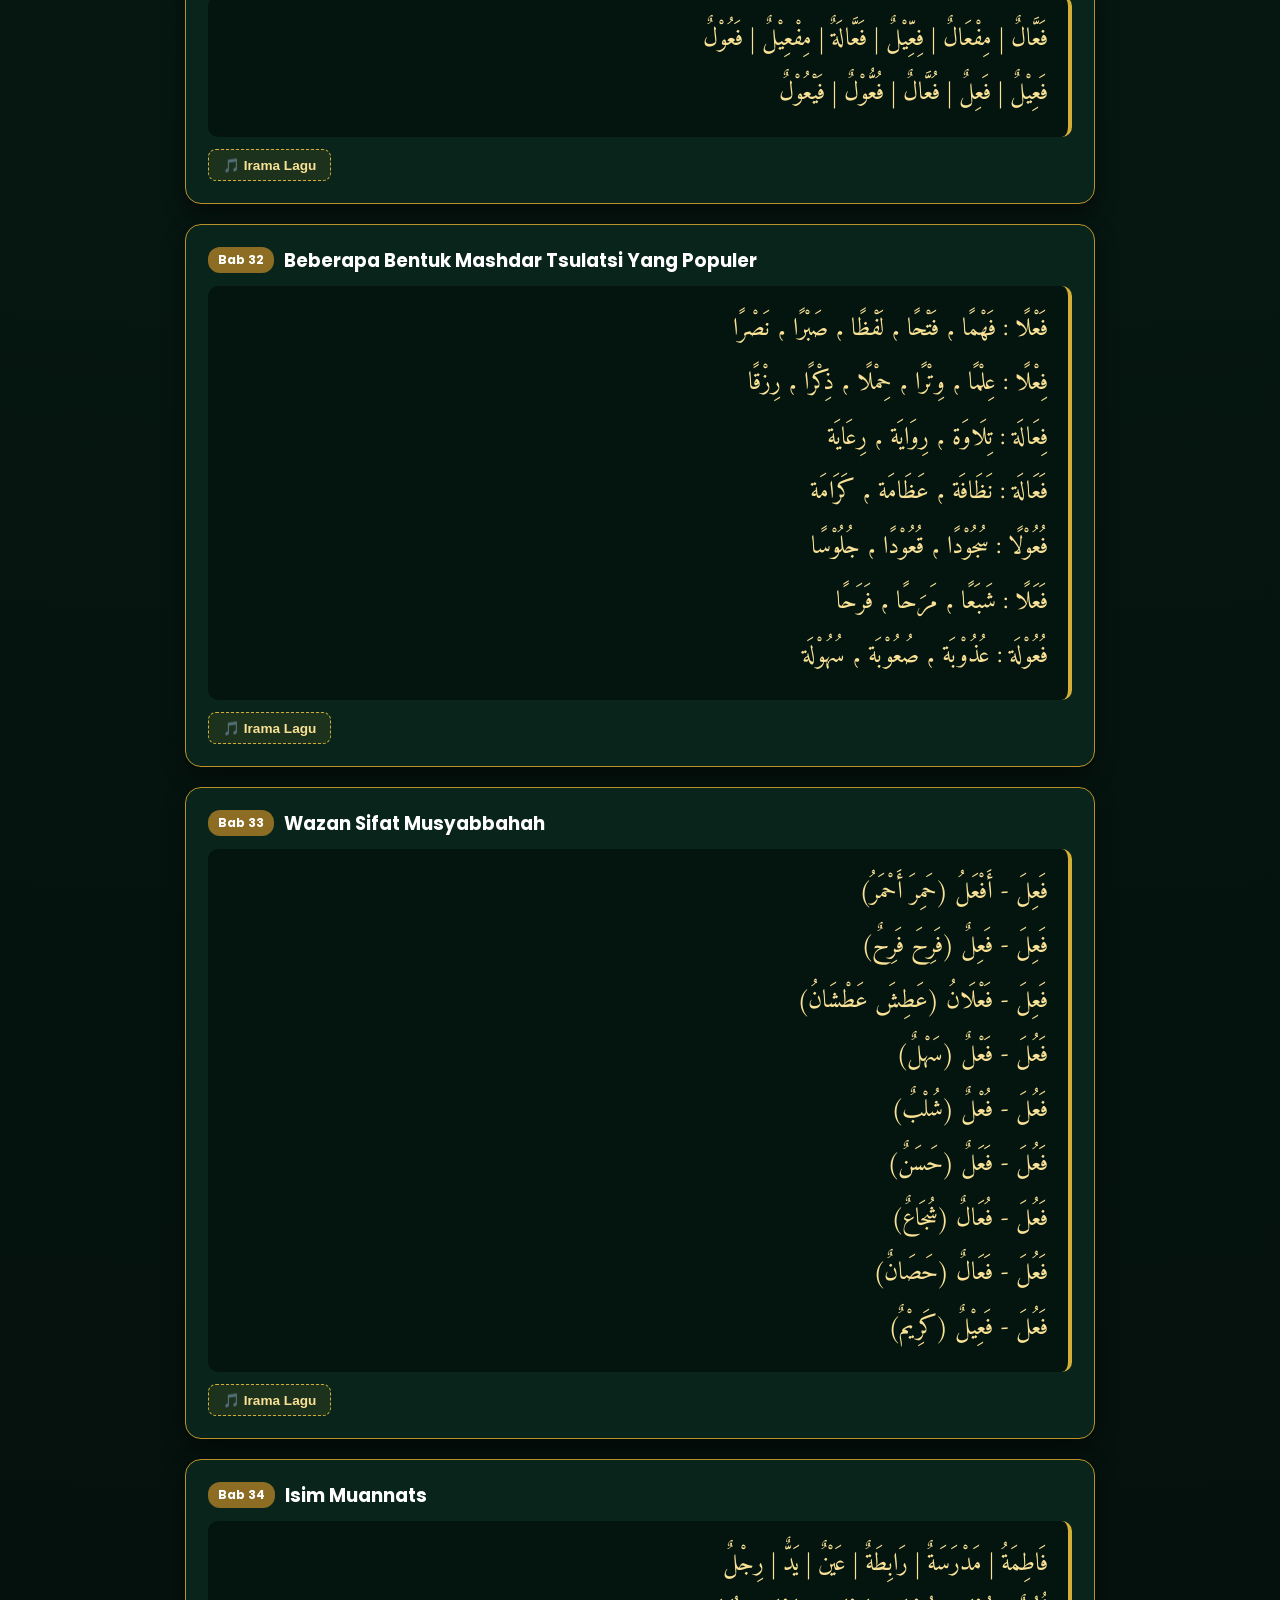
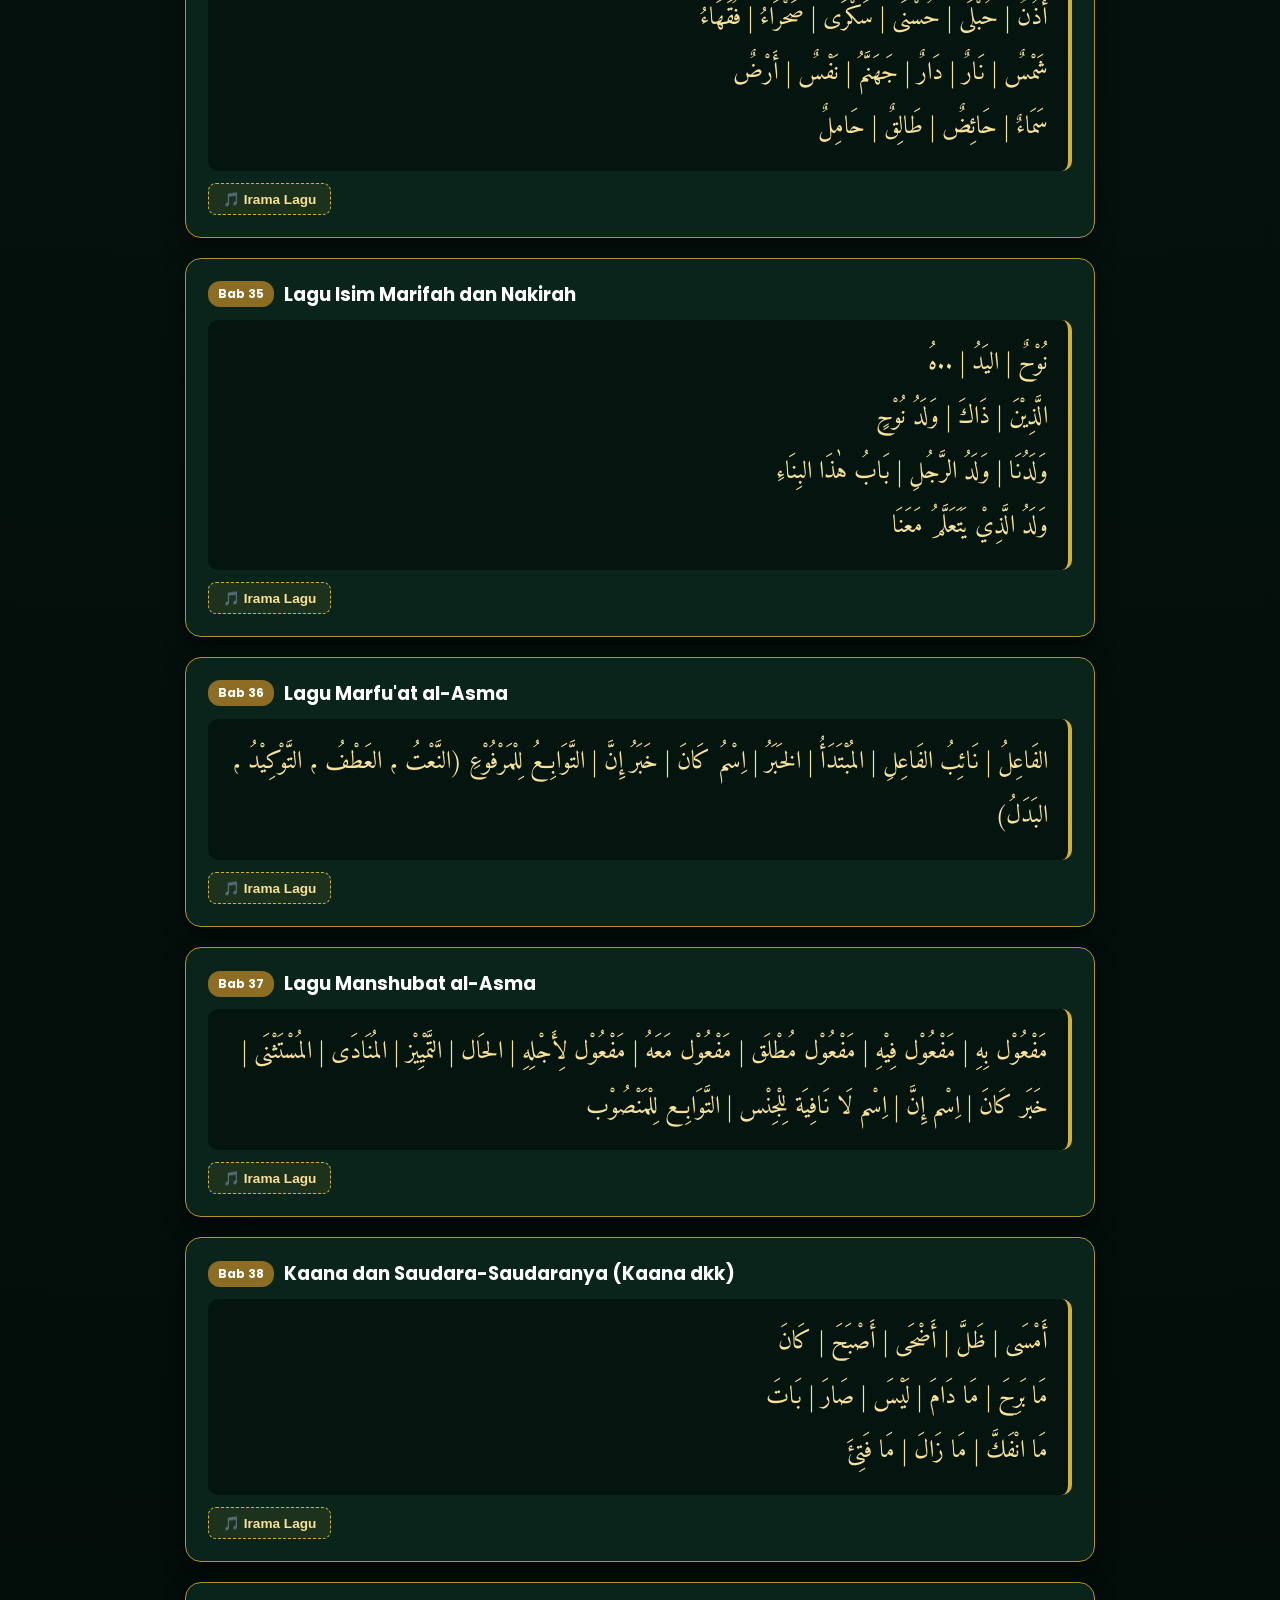
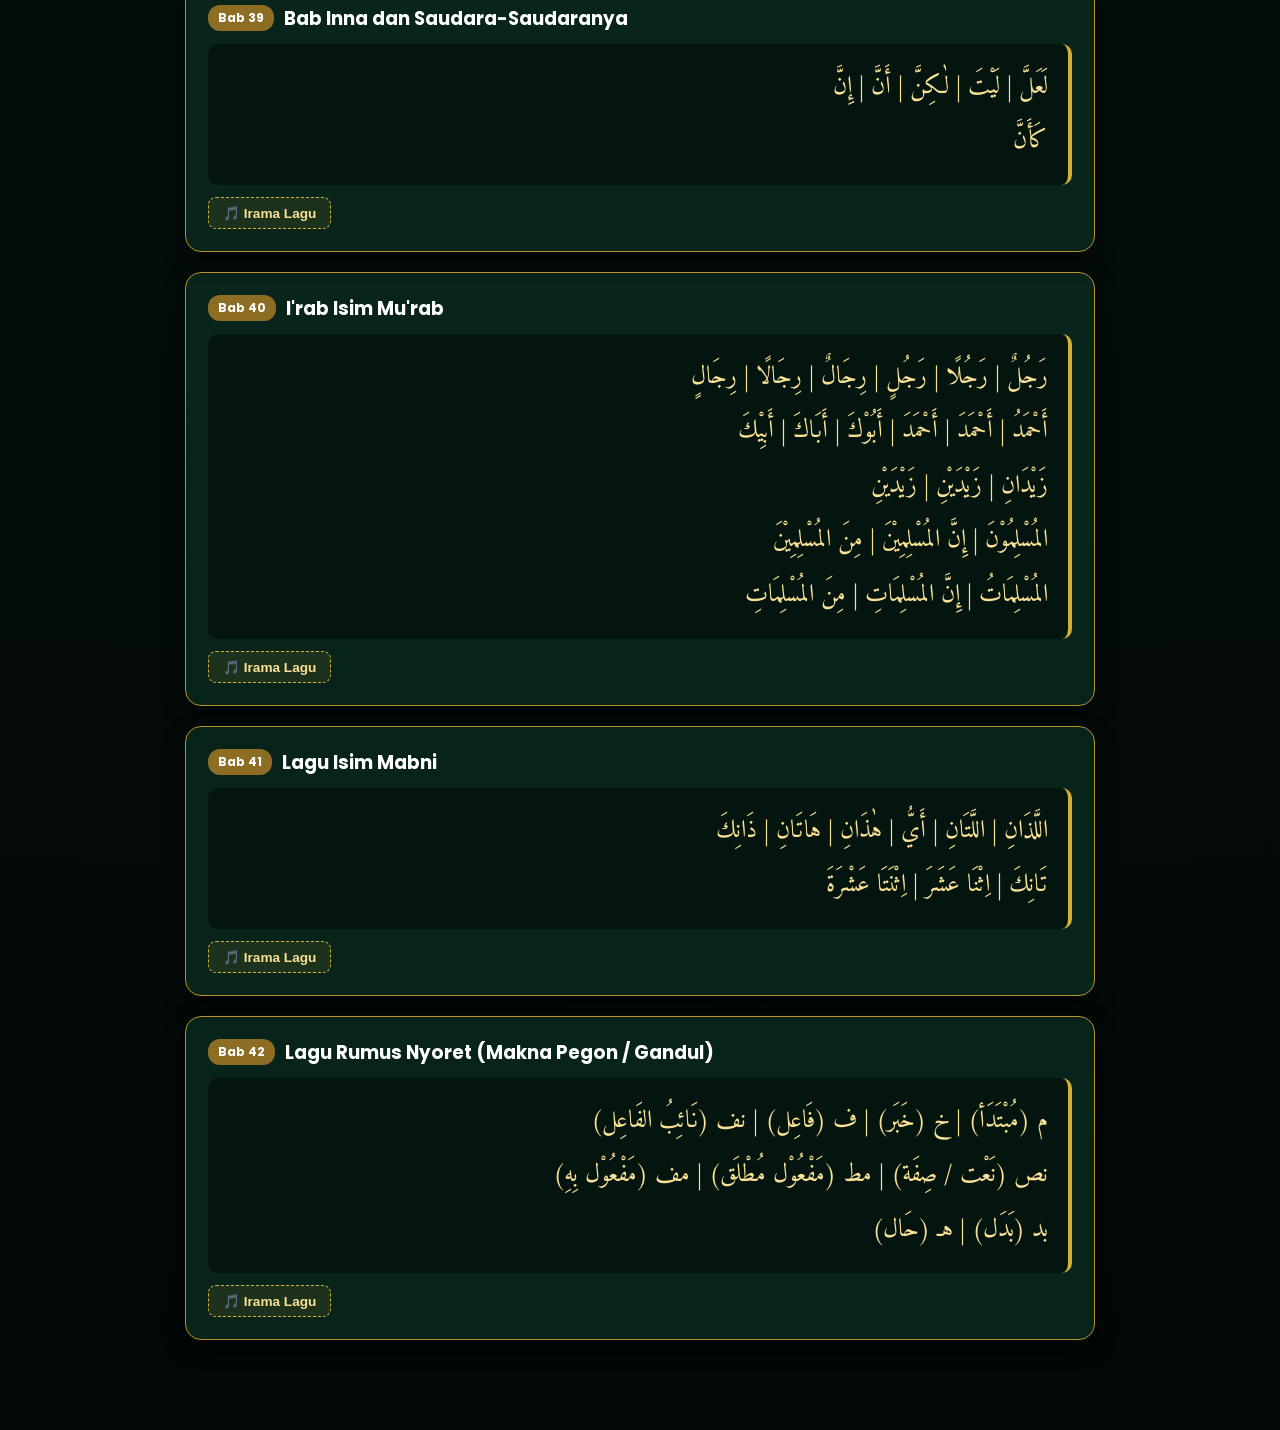
<file: materi.html>
<!DOCTYPE html>
<html lang="id">
<head>
  <meta charset="UTF-8">
  <meta name="viewport" content="width=device-width, initial-scale=1.0">
  <title>Buku Lagu Nahwu & Latihan Baca - AHMAD ZAKIN JAISYURROYA</title>
  
  <link rel="preconnect" href="https://fonts.googleapis.com">
  <link rel="preconnect" href="https://fonts.gstatic.com">
  <link href="https://fonts.googleapis.com/css2?family=Amiri:ital,wght@0,400;0,700;1,400&family=Noto+Nastaliq+Urdu:wght@700&family=Philosopher:wght@700&family=Poppins:wght@400;500;600;700&display=swap" rel="stylesheet">

  <style>
    :root {
      --bg-gradient: radial-gradient(circle at 50% 10%, #0d2e23 0%, #061611 65%, #020806 100%);
      --gold-pure: #d4af37;
      --gold-glow: #f9e295;
      --gold-dark: #8c6d23;
      --card-bg: rgba(9, 38, 28, 0.94);
      --card-border: #b89128;
      --cream-light: #f7f1e3;
      --green-accent: #2ecc71;
    }

    * { margin: 0; padding: 0; box-sizing: border-box; }

    body {
      min-height: 100vh;
      background: var(--bg-gradient);
      font-family: 'Poppins', sans-serif;
      color: var(--cream-light);
      padding-bottom: 70px;
    }

    /* Navbar */
    .navbar {
      background: rgba(4, 18, 13, 0.95);
      border-bottom: 2px solid var(--gold-dark);
      position: sticky;
      top: 0;
      z-index: 100;
      backdrop-filter: blur(8px);
    }
    .nav-container {
      max-width: 1100px;
      margin: 0 auto;
      padding: 12px 20px;
      display: flex;
      justify-content: space-between;
      align-items: center;
    }
    .back-link { color: var(--gold-glow); text-decoration: none; font-weight: 600; font-size: 0.9rem; }
    .nav-title { font-family: 'Amiri', serif; font-size: 1.5rem; color: var(--gold-pure); }
    .user-badge { font-size: 0.85rem; background: rgba(212, 175, 55, 0.15); padding: 5px 14px; border-radius: 20px; border: 1px solid var(--gold-dark); color: var(--gold-glow); }

    /* Hero Section */
    .hero-section { text-align: center; padding: 30px 20px 10px; }
    .hero-frame {
      max-width: 840px;
      margin: 0 auto;
      background: linear-gradient(180deg, rgba(11, 48, 35, 0.85) 0%, rgba(5, 24, 17, 0.95) 100%);
      border: 2px solid var(--gold-pure);
      border-radius: 24px;
      padding: 24px 20px;
      box-shadow: 0 0 30px rgba(212, 175, 55, 0.25);
    }
    .bismillah { font-family: 'Amiri', serif; font-size: 1.25rem; color: var(--gold-glow); }
    .hero-farisi { font-family: 'Noto Nastaliq Urdu', serif; font-size: 3rem; color: var(--gold-pure); line-height: 1.6; margin: 4px 0; }
    .hero-sub { font-size: 1.05rem; font-weight: 700; color: #fff; letter-spacing: 0.5px; }
    .hero-dedication { font-size: 0.82rem; color: var(--gold-glow); margin-top: 6px; }

    /* 3 TAB UTAMA */
    .tab-wrapper-main {
      display: flex;
      justify-content: center;
      gap: 12px;
      max-width: 1000px;
      margin: 24px auto 15px;
      padding: 0 15px;
      flex-wrap: wrap;
    }
    .main-tab-btn {
      background: rgba(8, 30, 22, 0.85);
      border: 2px solid var(--gold-dark);
      color: #fff;
      padding: 12px 20px;
      border-radius: 14px;
      font-size: 0.92rem;
      font-weight: 700;
      cursor: pointer;
      transition: all 0.25s ease;
      display: flex;
      flex-direction: column;
      align-items: center;
      gap: 3px;
      min-width: 260px;
    }
    .main-tab-btn span.sub { font-size: 0.72rem; font-weight: 400; color: #a4b0be; }
    .main-tab-btn:hover, .main-tab-btn.active {
      background: var(--gold-pure);
      color: #051610;
      border-color: #fff;
      box-shadow: 0 0 20px rgba(212, 175, 55, 0.5);
      transform: translateY(-2px);
    }
    .main-tab-btn.active span.sub { color: #1e272e; font-weight: 500; }

    /* Sub-Filter Tab Wrapper (Pill Selector) */
    .sub-filter-wrapper {
      display: flex;
      justify-content: center;
      gap: 8px;
      margin-bottom: 20px;
      flex-wrap: wrap;
    }
    .sub-filter-btn {
      background: rgba(0, 0, 0, 0.4);
      border: 1px solid var(--gold-dark);
      color: var(--gold-glow);
      padding: 6px 16px;
      border-radius: 20px;
      font-size: 0.82rem;
      font-weight: 600;
      cursor: pointer;
      transition: all 0.2s ease;
    }
    .sub-filter-btn.active, .sub-filter-btn:hover {
      background: rgba(212, 175, 55, 0.25);
      border-color: var(--gold-pure);
      color: #fff;
      box-shadow: 0 0 10px rgba(212, 175, 55, 0.3);
    }

    /* Search Bar */
    .search-wrapper { max-width: 600px; margin: 0 auto 20px; padding: 0 15px; }
    .search-input {
      width: 100%;
      padding: 12px 18px;
      border-radius: 25px;
      background: rgba(0, 0, 0, 0.5);
      border: 1.5px solid var(--gold-dark);
      color: #fff;
      font-size: 0.9rem;
      outline: none;
      text-align: center;
    }
    .search-input:focus {
      border-color: var(--gold-pure);
      box-shadow: 0 0 12px rgba(212, 175, 55, 0.4);
    }

    /* Content Area */
    .content-container { max-width: 940px; margin: 0 auto; padding: 0 15px; }
    .module-card {
      background: var(--card-bg);
      border: 1.5px solid var(--card-border);
      border-radius: 16px;
      padding: 22px;
      margin-bottom: 20px;
      box-shadow: 0 8px 20px rgba(0,0,0,0.5);
      animation: fadeIn 0.3s ease-out;
    }
    @keyframes fadeIn { from { opacity: 0; transform: translateY(6px); } to { opacity: 1; transform: translateY(0); } }

    .card-header { display: flex; align-items: center; gap: 10px; margin-bottom: 12px; }
    .card-header .badge { background: var(--gold-dark); color: #fff; font-size: 0.75rem; padding: 4px 10px; border-radius: 12px; font-weight: bold; }
    .card-header h3 { font-size: 1.15rem; color: #fff; }

    .arabic-box {
      font-family: 'Amiri', serif;
      font-size: 1.55rem;
      line-height: 2.2;
      color: var(--gold-glow);
      direction: rtl;
      background: rgba(0, 0, 0, 0.45);
      padding: 16px 20px;
      border-radius: 10px;
      border-right: 4px solid var(--gold-pure);
      margin-bottom: 12px;
      white-space: pre-line;
    }

    .melody-toggle {
      background: rgba(212, 175, 55, 0.1);
      border: 1px dashed var(--gold-pure);
      color: var(--gold-glow);
      padding: 7px 14px;
      border-radius: 8px;
      cursor: pointer;
      font-size: 0.85rem;
      font-weight: 600;
    }
    .melody-toggle:hover { background: var(--gold-pure); color: #051610; }
    .melody-box { display: none; margin-top: 12px; background: rgba(0, 0, 0, 0.45); padding: 14px 16px; border-radius: 10px; border-left: 3px solid var(--gold-glow); }
    .nada-tag { font-size: 0.8rem; color: var(--green-accent); font-weight: bold; margin-bottom: 6px; }
    .lyrics { font-style: italic; line-height: 1.7; color: #f1f2f6; font-size: 0.95rem; white-space: pre-line; }

    .empty-state { text-align: center; padding: 40px 20px; color: #a4b0be; }

    @media(max-width: 768px) {
      .main-tab-btn { min-width: 100%; }
      .hero-farisi { font-size: 2.2rem; }
      .arabic-box { font-size: 1.35rem; }
    }
  </style>
</head>
<body>

  <header class="navbar">
    <div class="nav-container">
      <a href="index.html" class="back-link">← Kembali ke Survei</a>
      <div class="nav-title">بُغْيَةُ الطُّلَّابِ فِي النَّحْوِ</div>
      <div class="user-badge">Santri: <span id="userNamaDisplay">Tamu</span></div>
    </div>
  </header>

  <section class="hero-section">
    <div class="hero-frame">
      <span class="bismillah">بِسْمِ اللَّهِ الرَّحْمَٰنِ الرَّحِيمِ</span>
      <h1 class="hero-farisi" dir="rtl" lang="ar">هِمَّةُ النَّحْوِيَّة</h1>
      <p class="hero-sub">PLATFORM PEMBELAJARAN NAHWU INTERAKTIF</p>
      <p class="hero-dedication">Karya Abi Liwa • Dibina oleh <strong>AHMAD ZAKIN JAISYURROYA</strong></p>
    </div>
  </section>

  <!-- 3 TAB UTAMA -->
  <div class="tab-wrapper-main">
    <button id="tab-lagu" class="main-tab-btn" onclick="selectMainTab('lagu')">
      <span>1. Himpunan Lagu Nahwiyah</span>
      <span class="sub">Haraf, Isim, Fi'il & Bangunan Kalimah</span>
    </button>
    <button id="tab-latihan" class="main-tab-btn" onclick="selectMainTab('latihan')">
      <span>2. Buku Latihan I</span>
      <span class="sub">Membaca Bangunan Kalimah (Arab Gundul)</span>
    </button>
    <button id="tab-nazham" class="main-tab-btn" onclick="selectMainTab('nazham')">
      <span>3. Buku Nazham Jurumiyah</span>
      <span class="sub">Bahasa Indonesia (2015)</span>
    </button>
  </div>

  <!-- Sub-Filter Area Dinamis (Pil Level) -->
  <div id="subFilterArea" class="sub-filter-wrapper"></div>

  <!-- Kolom Pencarian -->
  <div class="search-wrapper">
    <input type="text" id="searchInput" class="search-input" placeholder="🔍 Cari Bab, Kaidah, Wazan, atau Bait..." oninput="handleSearch()">
  </div>

  <!-- Area Konten -->
  <main id="mainContainer" class="content-container"></main>

  <!-- DATABASE EKSTERNAL data.js -->
  <script src="data.js"></script>

  <!-- LOGIKA APLIKASI -->
  <script>
    let currentMainTab = 'lagu';
    let currentLaguLevel = 'all';
    let currentLatihanLevel = 'all';

    function selectMainTab(tab) {
      currentMainTab = tab;
      
      // Update aktif tab utama
      document.querySelectorAll('.main-tab-btn').forEach(btn => btn.classList.remove('active'));
      const activeBtn = document.getElementById('tab-' + tab);
      if (activeBtn) activeBtn.classList.add('active');

      const subArea = document.getElementById('subFilterArea');
      if (subArea) {
        if (tab === 'lagu') {
          subArea.style.display = 'flex';
          subArea.innerHTML = `
            <button class="sub-filter-btn ${currentLaguLevel === 'all' ? 'active' : ''}" onclick="setSubLevel('all')">Semua Level</button>
            <button class="sub-filter-btn ${currentLaguLevel === 1 ? 'active' : ''}" onclick="setSubLevel(1)">Level 1 (Bab 1-19)</button>
            <button class="sub-filter-btn ${currentLaguLevel === 2 ? 'active' : ''}" onclick="setSubLevel(2)">Level 2 (Bab 20-33)</button>
            <button class="sub-filter-btn ${currentLaguLevel === 3 ? 'active' : ''}" onclick="setSubLevel(3)">Level 3 (Bab 34-42)</button>
          `;
        } else if (tab === 'latihan') {
          subArea.style.display = 'flex';
          subArea.innerHTML = `
            <button class="sub-filter-btn ${currentLatihanLevel === 'all' ? 'active' : ''}" onclick="setLatihanLevel('all')">Semua Latihan</button>
            <button class="sub-filter-btn ${currentLatihanLevel === 1 ? 'active' : ''}" onclick="setLatihanLevel(1)">Level 1 (Bentuk Dasar)</button>
            <button class="sub-filter-btn ${currentLatihanLevel === 2 ? 'active' : ''}" onclick="setLatihanLevel(2)">Level 2 (Tashrif 2A & 2B)</button>
          `;
        } else {
          subArea.style.display = 'none';
        }
      }

      document.getElementById('searchInput').value = '';
      renderContent();
    }

    function setSubLevel(lvl) {
      currentLaguLevel = lvl;
      selectMainTab('lagu');
    }

    function setLatihanLevel(lvl) {
      currentLatihanLevel = lvl;
      selectMainTab('latihan');
    }

    function renderContent(filterQuery = '') {
      const container = document.getElementById('mainContainer');
      if (!container) return;
      container.innerHTML = '';
      const query = filterQuery.toLowerCase().trim();

      if (typeof dataLagu === 'undefined' || typeof dataLatihan === 'undefined' || typeof dataNazham === 'undefined') {
        container.innerHTML = `<div class="empty-state">File data.js tidak ditemukan atau sedang mengalami kendala pembacaan.</div>`;
        return;
      }

      // TAB 1: LAGU NAHWIYAH
      if (currentMainTab === 'lagu') {
        const filtered = dataLagu.filter(item => {
          const matchLevel = currentLaguLevel === 'all' || String(item.level) === String(currentLaguLevel);
          const matchSearch = query === '' || 
            item.judul.toLowerCase().includes(query) || 
            item.arab.includes(query) || 
            item.lirik.toLowerCase().includes(query);
          return matchLevel && matchSearch;
        });

        if (filtered.length === 0) {
          container.innerHTML = `<div class="empty-state">Materi Lagu Nahwiyah tidak ditemukan.</div>`;
          return;
        }

        filtered.forEach(item => {
          const card = document.createElement('article');
          card.className = 'module-card';
          const badgeText = item.bab === "Kaidah" ? "Kaidah" : "Bab " + item.bab;
          card.innerHTML = `
            <div class="card-header"><span class="badge">${badgeText}</span> <h3>${item.judul}</h3></div>
            <div class="arabic-box">${item.arab}</div>
            <button class="melody-toggle" onclick="toggleMelody(this)">🎵 Irama Lagu</button>
            <div class="melody-box">
              <p class="nada-tag">Irama: ${item.irama}</p>
              <div class="lyrics">${item.lirik}</div>
            </div>
          `;
          container.appendChild(card);
        });
      }

      // TAB 2: LATIHAN BACA
      else if (currentMainTab === 'latihan') {
        const filtered = dataLatihan.filter(item => {
          const matchLevel = currentLatihanLevel === 'all' || Number(item.level) === Number(currentLatihanLevel);
          const matchSearch = query === '' || 
            item.kategori.toLowerCase().includes(query) || 
            item.wazan.includes(query) || 
            item.contoh.includes(query);
          return matchLevel && matchSearch;
        });

        if (filtered.length === 0) {
          container.innerHTML = `<div class="empty-state">Wazan latihan tidak ditemukan.</div>`;
          return;
        }

        filtered.forEach(item => {
          const card = document.createElement('article');
          card.className = 'module-card';
          card.innerHTML = `
            <div class="card-header"><span class="badge">Level ${item.level}</span> <h3>${item.kategori}</h3></div>
            <p style="font-size:0.85rem; color:#f9e295; margin-bottom:8px;">Wazan / Pola: <strong>${item.wazan}</strong></p>
            <div class="arabic-box">${item.contoh}</div>
          `;
          container.appendChild(card);
        });
      }

      // TAB 3: NAZHAM JURUMIYAH
      else if (currentMainTab === 'nazham') {
        const filtered = dataNazham.filter(item => {
          return query === '' || item.bab.toLowerCase().includes(query) || item.syair.toLowerCase().includes(query);
        });

        if (filtered.length === 0) {
          container.innerHTML = `<div class="empty-state">Bait nazham tidak ditemukan.</div>`;
          return;
        }

        filtered.forEach(item => {
          const card = document.createElement('article');
          card.className = 'module-card';
          card.innerHTML = `
            <div class="card-header"><span class="badge">${item.bait}</span> <h3>${item.bab}</h3></div>
            <div class="melody-box" style="display:block; border-left: 3px solid var(--gold-pure);">
              <div class="lyrics">${item.syair}</div>
            </div>
          `;
          container.appendChild(card);
        });
      }
    }

    function toggleMelody(btn) {
      const box = btn.nextElementSibling;
      if (!box) return;
      if (box.style.display === 'block') {
        box.style.display = 'none';
        btn.innerText = '🎵 Irama Lagu';
      } else {
        box.style.display = 'block';
        btn.innerText = '🔼 Sembunyikan Irama';
      }
    }

    function handleSearch() {
      const q = document.getElementById('searchInput').value;
      renderContent(q);
    }

    window.addEventListener('DOMContentLoaded', () => {
      const nama = localStorage.getItem('namaSantri');
      if (nama) {
        document.getElementById('userNamaDisplay').innerText = nama;
      }

      let initialTarget = window.location.hash ? window.location.hash.replace('#', '') : localStorage.getItem('targetTabAwal');
      
      if (initialTarget === 'latihan') {
        selectMainTab('latihan');
      } else if (initialTarget === 'nazham') {
        selectMainTab('nazham');
      } else if (initialTarget === 'lvl2') {
        selectMainTab('lagu');
        setSubLevel(2);
      } else if (initialTarget === 'lvl3') {
        selectMainTab('lagu');
        setSubLevel(3);
      } else {
        selectMainTab('lagu');
        setSubLevel('all');
      }
    });
  </script>
</body>
</html>
</file>
